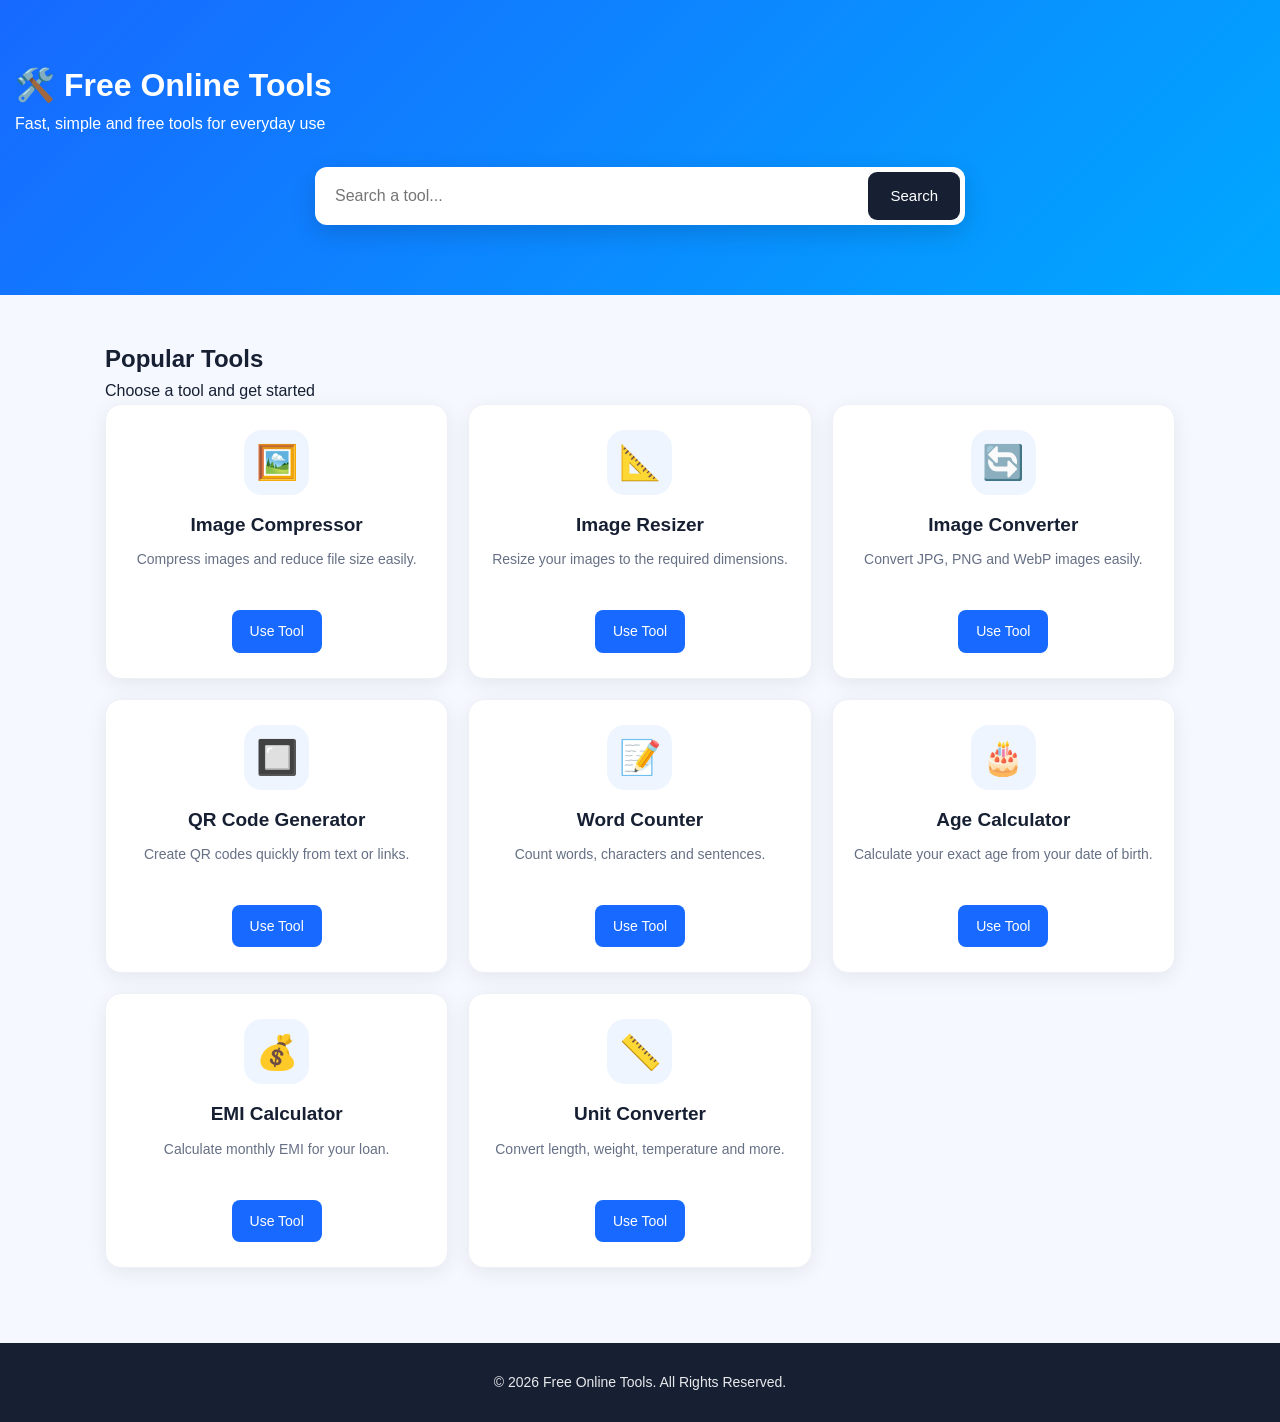
<file: Index.html>
<!DOCTYPE html>
<html lang="en">
<head>
    <meta charset="UTF-8">

    <meta name="viewport" content="width=device-width, initial-scale=1.0">

    <title>Free Online Tools - Fast & Easy Tools</title>

    <meta name="description"
        content="Free online tools for image compression, image resizing, QR codes, calculators, text tools and more.">

    <link rel="stylesheet" href="style.css">
</head>

<body>

    <!-- HEADER -->
    <header>

        <h1>🛠️ Free Online Tools</h1>

        <p>
            Fast, simple and free tools for everyday use
        </p>

        <!-- SEARCH -->
        <div class="search-box">

            <input
                type="text"
                id="searchInput"
                placeholder="Search a tool..."
            >

            <button onclick="searchTools()">
                Search
            </button>

        </div>

    </header>


    <!-- MAIN -->
    <main class="container">

        <div class="section-title">

            <h2>Popular Tools</h2>

            <p>
                Choose a tool and get started
            </p>

        </div>


        <!-- TOOLS -->
        <div class="tools-grid">


            <!-- IMAGE COMPRESSOR -->
            <div class="tool-card">

                <div class="tool-icon">🖼️</div>

                <h3>Image Compressor</h3>

                <p>
                    Compress images and reduce file size easily.
                </p>

                <a href="tools/image-compressor.html">
                    Use Tool
                </a>

            </div>


            <!-- IMAGE RESIZER -->
            <div class="tool-card">

                <div class="tool-icon">📐</div>

                <h3>Image Resizer</h3>

                <p>
                    Resize your images to the required dimensions.
                </p>

                <a href="tools/image-resizer.html">
                    Use Tool
                </a>

            </div>


            <!-- IMAGE CONVERTER -->
            <div class="tool-card">

                <div class="tool-icon">🔄</div>

                <h3>Image Converter</h3>

                <p>
                    Convert JPG, PNG and WebP images easily.
                </p>

                <a href="tools/image-converter.html">
                    Use Tool
                </a>

            </div>


            <!-- QR GENERATOR -->
            <div class="tool-card">

                <div class="tool-icon">🔲</div>

                <h3>QR Code Generator</h3>

                <p>
                    Create QR codes quickly from text or links.
                </p>

                <a href="tools/qr-generator.html">
                    Use Tool
                </a>

            </div>


            <!-- WORD COUNTER -->
            <div class="tool-card">

                <div class="tool-icon">📝</div>

                <h3>Word Counter</h3>

                <p>
                    Count words, characters and sentences.
                </p>

                <a href="tools/word-counter.html">
                    Use Tool
                </a>

            </div>


            <!-- AGE CALCULATOR -->
            <div class="tool-card">

                <div class="tool-icon">🎂</div>

                <h3>Age Calculator</h3>

                <p>
                    Calculate your exact age from your date of birth.
                </p>

                <a href="tools/age-calculator.html">
                    Use Tool
                </a>

            </div>


            <!-- EMI CALCULATOR -->
            <div class="tool-card">

                <div class="tool-icon">💰</div>

                <h3>EMI Calculator</h3>

                <p>
                    Calculate monthly EMI for your loan.
                </p>

                <a href="tools/emi-calculator.html">
                    Use Tool
                </a>

            </div>


            <!-- UNIT CONVERTER -->
            <div class="tool-card">

                <div class="tool-icon">📏</div>

                <h3>Unit Converter</h3>

                <p>
                    Convert length, weight, temperature and more.
                </p>

                <a href="tools/unit-converter.html">
                    Use Tool
                </a>

            </div>


        </div>

    </main>


    <!-- FOOTER -->
    <footer>

        <p>
            © 2026 Free Online Tools. All Rights Reserved.
        </p>

    </footer>


    <!-- JAVASCRIPT -->
    <script src="script.js"></script>

</body>
</html>
</file>
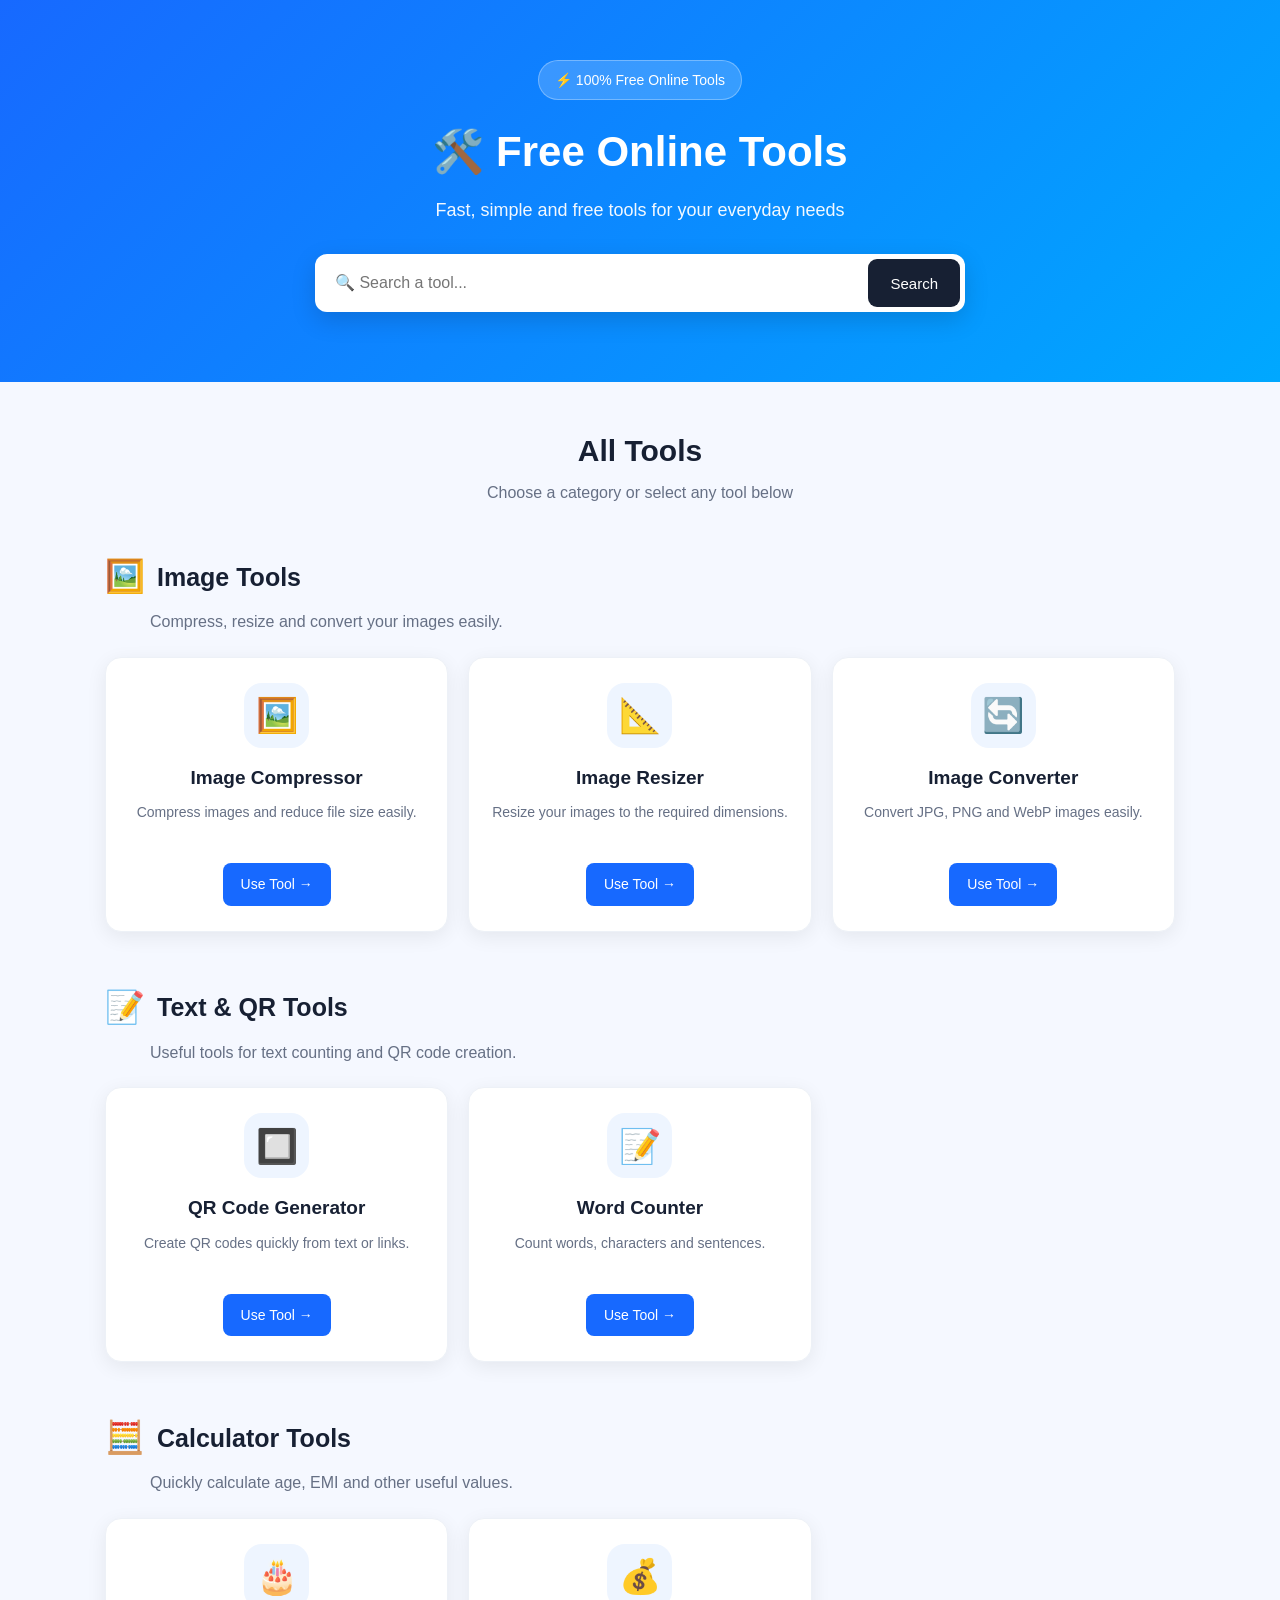
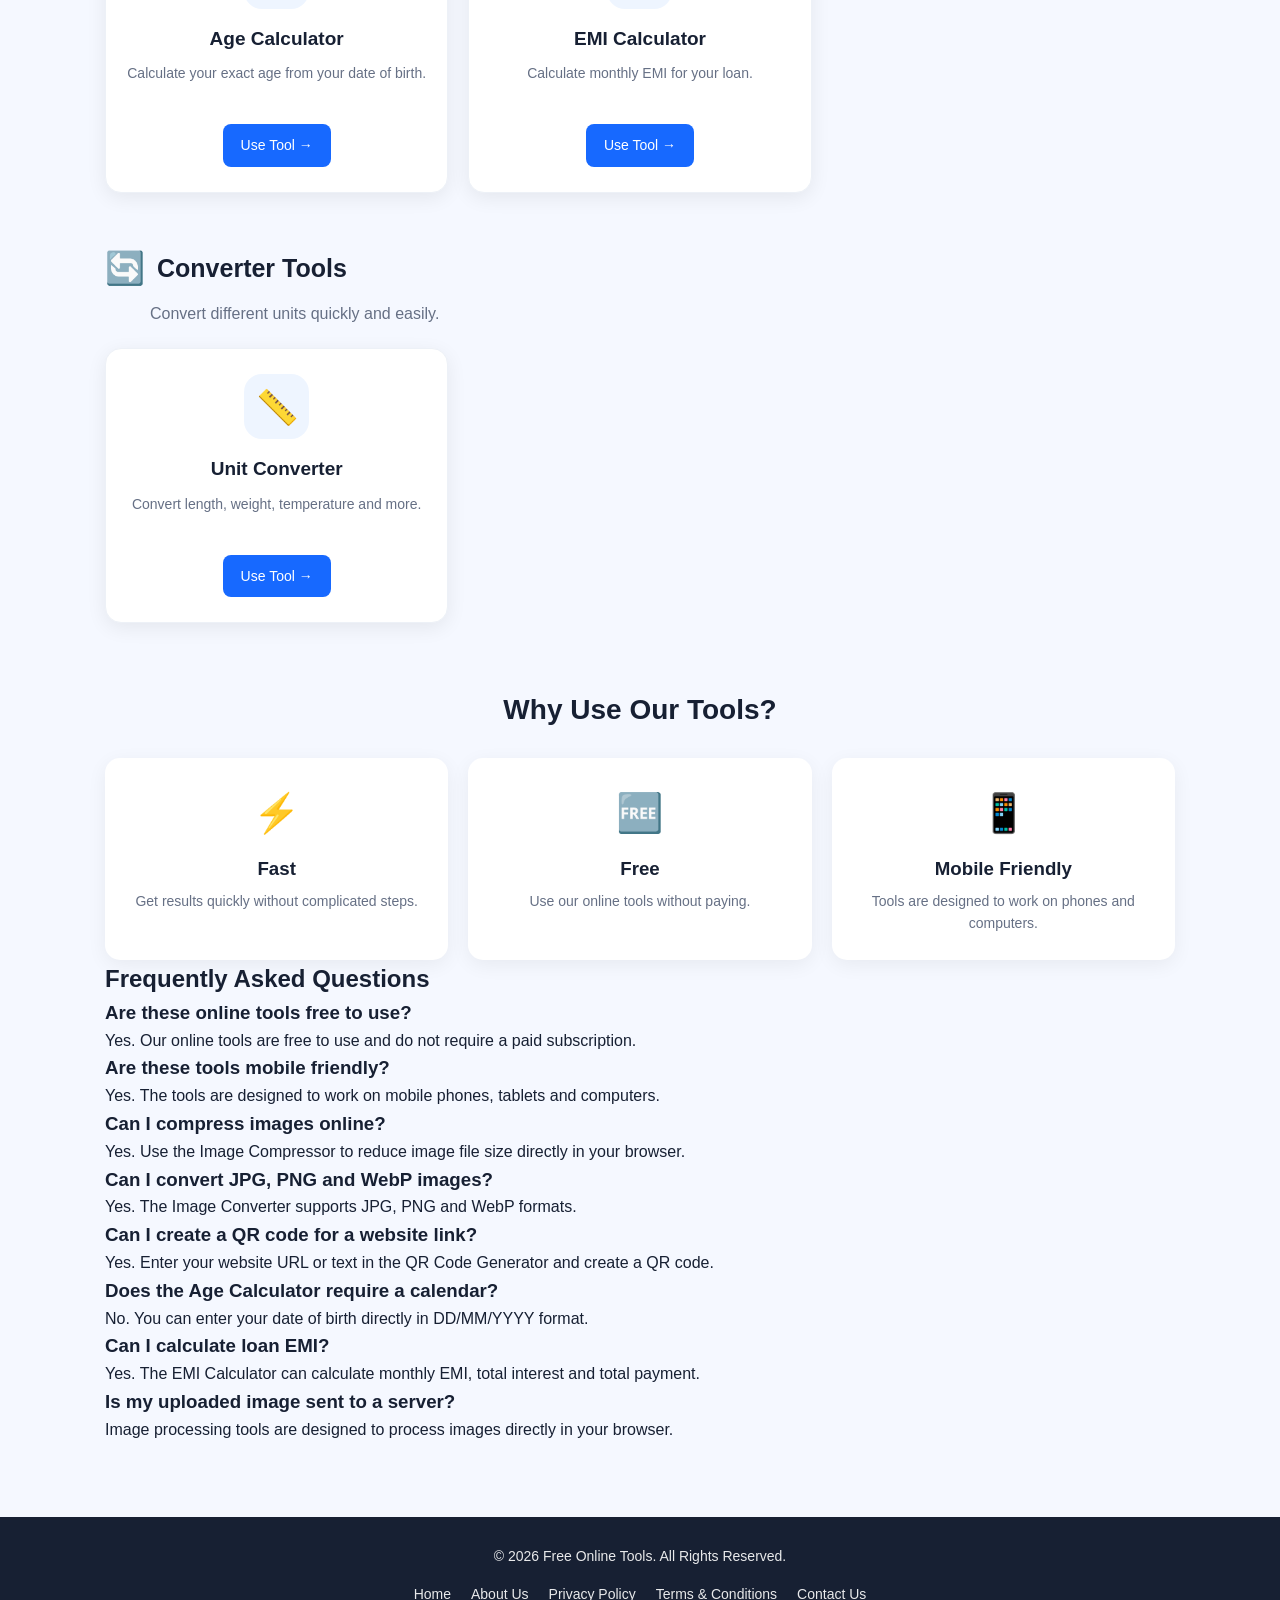
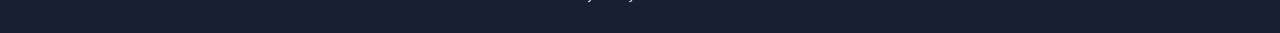
<file: index.html>
<!DOCTYPE html>
<html lang="en">
<head>

    <meta charset="UTF-8">

    <meta name="viewport"
          content="width=device-width, initial-scale=1.0">

    <title>Free Online Tools - Fast & Easy Tools</title>

    <meta name="description"
          content="Free online tools for image compression, image resizing, image conversion, QR codes, calculators, text tools and unit conversion. Fast, simple and mobile friendly.">

    <meta name="robots"
          content="index, follow">

    <link rel="canonical"
          href="https://suhagthakor339-ops.github.io/Online-tools-/">

    <link rel="stylesheet"
          href="style.css">

</head>

<body>


<!-- HEADER -->

<header>

    <div class="hero">

        <div class="hero-badge">
            ⚡ 100% Free Online Tools
        </div>

        <h1>
            🛠️ Free Online Tools
        </h1>

        <p>
            Fast, simple and free tools for your everyday needs
        </p>


        <!-- SEARCH -->

        <div class="search-box">

            <input
                type="text"
                id="searchInput"
                placeholder="🔍 Search a tool..."
                aria-label="Search tools"
            >

            <button
                type="button"
                onclick="searchTools()"
            >
                Search
            </button>

        </div>

    </div>

</header>



<!-- MAIN -->

<main class="container">


    <!-- WELCOME -->

    <section class="welcome-section">

        <h2>
            All Tools
        </h2>

        <p>
            Choose a category or select any tool below
        </p>

    </section>



    <!-- IMAGE TOOLS -->

    <section class="tool-category">

        <div class="category-header">

            <div>

                <span class="category-icon">
                    🖼️
                </span>

                <h2>
                    Image Tools
                </h2>

                <p>
                    Compress, resize and convert your images easily.
                </p>

            </div>

        </div>


        <div class="tools-grid">


            <!-- IMAGE COMPRESSOR -->

            <div class="tool-card">

                <div class="tool-icon">
                    🖼️
                </div>

                <h3>
                    Image Compressor
                </h3>

                <p>
                    Compress images and reduce file size easily.
                </p>

                <a href="tools/image-compressor.html">
                    Use Tool →
                </a>

            </div>



            <!-- IMAGE RESIZER -->

            <div class="tool-card">

                <div class="tool-icon">
                    📐
                </div>

                <h3>
                    Image Resizer
                </h3>

                <p>
                    Resize your images to the required dimensions.
                </p>

                <a href="tools/image-resizer.html">
                    Use Tool →
                </a>

            </div>



            <!-- IMAGE CONVERTER -->

            <div class="tool-card">

                <div class="tool-icon">
                    🔄
                </div>

                <h3>
                    Image Converter
                </h3>

                <p>
                    Convert JPG, PNG and WebP images easily.
                </p>

                <a href="tools/image-converter.html">
                    Use Tool →
                </a>

            </div>

        </div>

    </section>



    <!-- TEXT & QR TOOLS -->

    <section class="tool-category">

        <div class="category-header">

            <div>

                <span class="category-icon">
                    📝
                </span>

                <h2>
                    Text & QR Tools
                </h2>

                <p>
                    Useful tools for text counting and QR code creation.
                </p>

            </div>

        </div>


        <div class="tools-grid">


            <!-- QR GENERATOR -->

            <div class="tool-card">

                <div class="tool-icon">
                    🔲
                </div>

                <h3>
                    QR Code Generator
                </h3>

                <p>
                    Create QR codes quickly from text or links.
                </p>

                <a href="tools/qr-generator.html">
                    Use Tool →
                </a>

            </div>



            <!-- WORD COUNTER -->

            <div class="tool-card">

                <div class="tool-icon">
                    📝
                </div>

                <h3>
                    Word Counter
                </h3>

                <p>
                    Count words, characters and sentences.
                </p>

                <a href="tools/word-counter.html">
                    Use Tool →
                </a>

            </div>

        </div>

    </section>



    <!-- CALCULATOR TOOLS -->

    <section class="tool-category">

        <div class="category-header">

            <div>

                <span class="category-icon">
                    🧮
                </span>

                <h2>
                    Calculator Tools
                </h2>

                <p>
                    Quickly calculate age, EMI and other useful values.
                </p>

            </div>

        </div>


        <div class="tools-grid">


            <!-- AGE CALCULATOR -->

            <div class="tool-card">

                <div class="tool-icon">
                    🎂
                </div>

                <h3>
                    Age Calculator
                </h3>

                <p>
                    Calculate your exact age from your date of birth.
                </p>

                <a href="tools/age-calculator.html">
                    Use Tool →
                </a>

            </div>



            <!-- EMI CALCULATOR -->

            <div class="tool-card">

                <div class="tool-icon">
                    💰
                </div>

                <h3>
                    EMI Calculator
                </h3>

                <p>
                    Calculate monthly EMI for your loan.
                </p>

                <a href="tools/emi-calculator.html">
                    Use Tool →
                </a>

            </div>

        </div>

    </section>



    <!-- CONVERTER TOOLS -->

    <section class="tool-category">

        <div class="category-header">

            <div>

                <span class="category-icon">
                    🔄
                </span>

                <h2>
                    Converter Tools
                </h2>

                <p>
                    Convert different units quickly and easily.
                </p>

            </div>

        </div>


        <div class="tools-grid">


            <!-- UNIT CONVERTER -->

            <div class="tool-card">

                <div class="tool-icon">
                    📏
                </div>

                <h3>
                    Unit Converter
                </h3>

                <p>
                    Convert length, weight, temperature and more.
                </p>

                <a href="tools/unit-converter.html">
                    Use Tool →
                </a>

            </div>

        </div>

    </section>



    <!-- WHY USE OUR TOOLS -->

    <section class="why-section">

        <h2>
            Why Use Our Tools?
        </h2>


        <div class="features-grid">


            <div class="feature-card">

                <div>
                    ⚡
                </div>

                <h3>
                    Fast
                </h3>

                <p>
                    Get results quickly without complicated steps.
                </p>

            </div>



            <div class="feature-card">

                <div>
                    🆓
                </div>

                <h3>
                    Free
                </h3>

                <p>
                    Use our online tools without paying.
                </p>

            </div>



            <div class="feature-card">

                <div>
                    📱
                </div>

                <h3>
                    Mobile Friendly
                </h3>

                <p>
                    Tools are designed to work on phones and computers.
                </p>

            </div>

        </div>

    </section>



    <!-- FAQ -->

    <section class="faq-section">

        <h2>
            Frequently Asked Questions
        </h2>


        <div class="faq-item">

            <h3>
                Are these online tools free to use?
            </h3>

            <p>
                Yes. Our online tools are free to use and do not require a paid subscription.
            </p>

        </div>


        <div class="faq-item">

            <h3>
                Are these tools mobile friendly?
            </h3>

            <p>
                Yes. The tools are designed to work on mobile phones, tablets and computers.
            </p>

        </div>


        <div class="faq-item">

            <h3>
                Can I compress images online?
            </h3>

            <p>
                Yes. Use the Image Compressor to reduce image file size directly in your browser.
            </p>

        </div>


        <div class="faq-item">

            <h3>
                Can I convert JPG, PNG and WebP images?
            </h3>

            <p>
                Yes. The Image Converter supports JPG, PNG and WebP formats.
            </p>

        </div>


        <div class="faq-item">

            <h3>
                Can I create a QR code for a website link?
            </h3>

            <p>
                Yes. Enter your website URL or text in the QR Code Generator and create a QR code.
            </p>

        </div>


        <div class="faq-item">

            <h3>
                Does the Age Calculator require a calendar?
            </h3>

            <p>
                No. You can enter your date of birth directly in DD/MM/YYYY format.
            </p>

        </div>


        <div class="faq-item">

            <h3>
                Can I calculate loan EMI?
            </h3>

            <p>
                Yes. The EMI Calculator can calculate monthly EMI, total interest and total payment.
            </p>

        </div>


        <div class="faq-item">

            <h3>
                Is my uploaded image sent to a server?
            </h3>

            <p>
                Image processing tools are designed to process images directly in your browser.
            </p>

        </div>

    </section>


</main>



<!-- FOOTER -->

<footer>

    <p>
        © 2026 Free Online Tools. All Rights Reserved.
    </p>


    <div class="footer-links">

        <a href="index.html">
            Home
        </a>

        <a href="about.html">
            About Us
        </a>

        <a href="privacy-policy.html">
            Privacy Policy
        </a>

        <a href="terms.html">
            Terms & Conditions
        </a>

        <a href="contact.html">
            Contact Us
        </a>

    </div>

</footer>



<!-- FAQ SCHEMA -->

<script type="application/ld+json">

{
    "@context": "https://schema.org",
    "@type": "FAQPage",
    "mainEntity": [

        {
            "@type": "Question",
            "name": "Are these online tools free to use?",
            "acceptedAnswer": {
                "@type": "Answer",
                "text": "Yes. Our online tools are free to use and do not require a paid subscription."
            }
        },

        {
            "@type": "Question",
            "name": "Are these tools mobile friendly?",
            "acceptedAnswer": {
                "@type": "Answer",
                "text": "Yes. The tools are designed to work on mobile phones, tablets and computers."
            }
        },

        {
            "@type": "Question",
            "name": "Can I compress images online?",
            "acceptedAnswer": {
                "@type": "Answer",
                "text": "Yes. Use the Image Compressor to reduce image file size directly in your browser."
            }
        },

        {
            "@type": "Question",
            "name": "Can I convert JPG, PNG and WebP images?",
            "acceptedAnswer": {
                "@type": "Answer",
                "text": "Yes. The Image Converter supports JPG, PNG and WebP formats."
            }
        },

        {
            "@type": "Question",
            "name": "Can I create a QR code for a website link?",
            "acceptedAnswer": {
                "@type": "Answer",
                "text": "Yes. Enter your website URL or text in the QR Code Generator and create a QR code."
            }
        },

        {
            "@type": "Question",
            "name": "Does the Age Calculator require a calendar?",
            "acceptedAnswer": {
                "@type": "Answer",
                "text": "No. You can enter your date of birth directly in DD/MM/YYYY format."
            }
        },

        {
            "@type": "Question",
            "name": "Can I calculate loan EMI?",
            "acceptedAnswer": {
                "@type": "Answer",
                "text": "Yes. The EMI Calculator can calculate monthly EMI, total interest and total payment."
            }
        },

        {
            "@type": "Question",
            "name": "Is my uploaded image sent to a server?",
            "acceptedAnswer": {
                "@type": "Answer",
                "text": "Image processing tools are designed to process images directly in your browser."
            }
        }

    ]
}

</script>



<!-- JAVASCRIPT -->

<script src="script.js"></script>

</body>
</html>
</file>
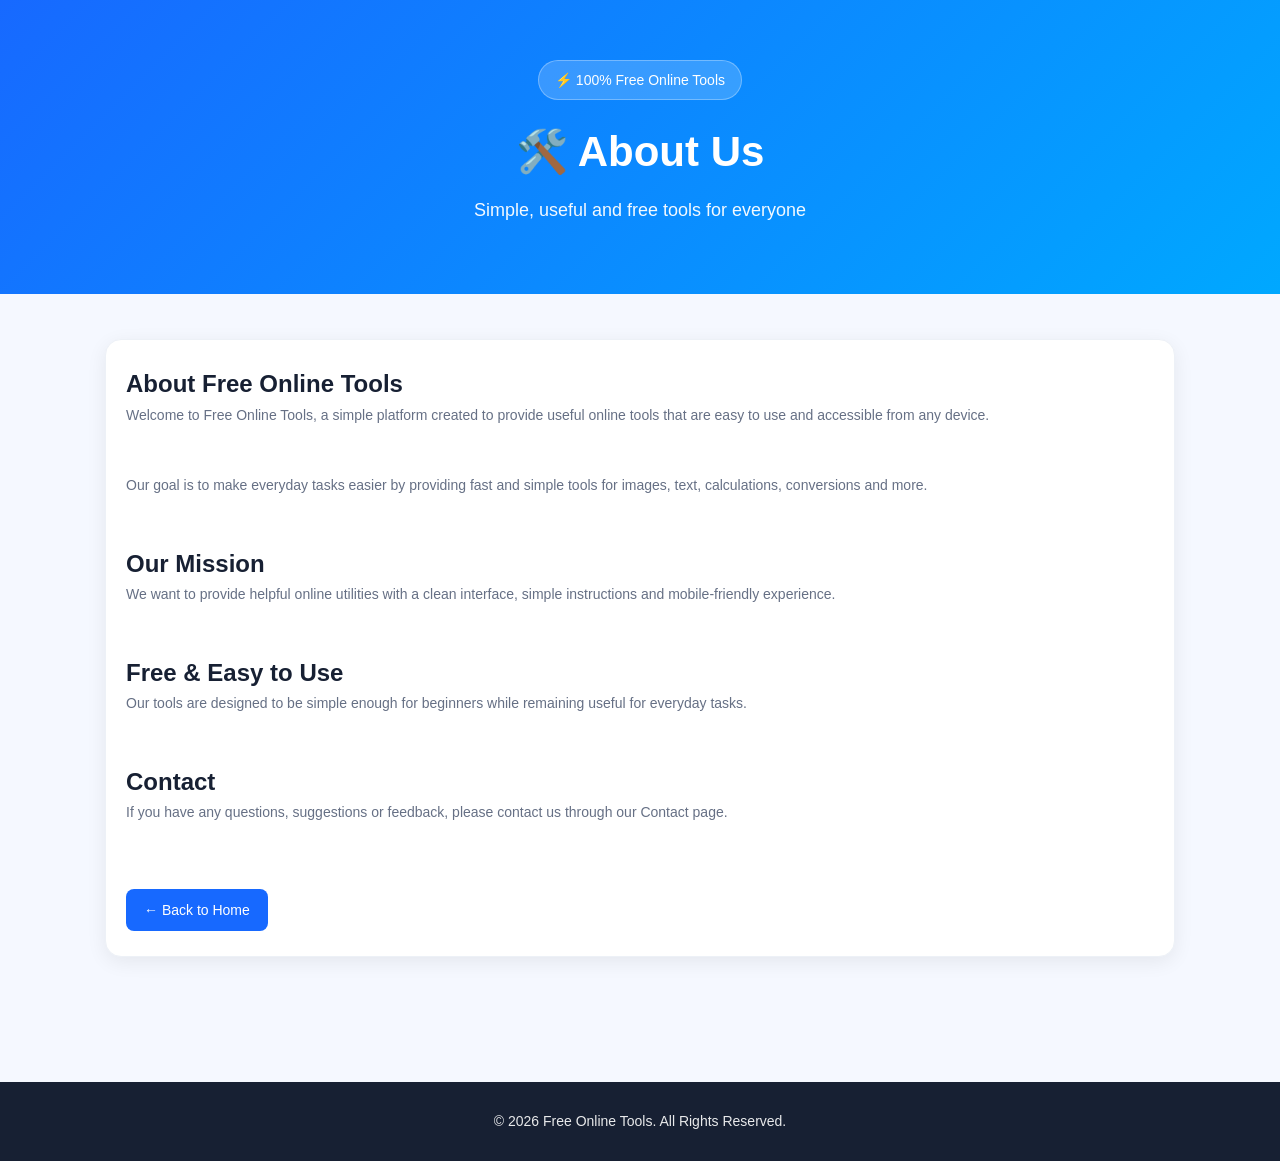
<file: about.html>
<!DOCTYPE html>
<html lang="en">
<head>
    <meta charset="UTF-8">
    <meta name="viewport" content="width=device-width, initial-scale=1.0">

    <title>About Us - Free Online Tools</title>

    <meta name="description"
        content="Learn more about Free Online Tools and our mission to provide fast, simple and useful online tools for everyone.">

    <link rel="stylesheet" href="style.css">
</head>

<body>

    <!-- HEADER -->
    <header>
        <div class="hero">

            <div class="hero-badge">
                ⚡ 100% Free Online Tools
            </div>

            <h1>🛠️ About Us</h1>

            <p>
                Simple, useful and free tools for everyone
            </p>

        </div>
    </header>


    <!-- MAIN CONTENT -->
    <main class="container">

        <section class="tool-category">

            <div class="tool-card" style="text-align:left;">

                <h2>About Free Online Tools</h2>

                <p>
                    Welcome to Free Online Tools, a simple platform
                    created to provide useful online tools that are
                    easy to use and accessible from any device.
                </p>

                <br>

                <p>
                    Our goal is to make everyday tasks easier by
                    providing fast and simple tools for images,
                    text, calculations, conversions and more.
                </p>

                <br>

                <h2>Our Mission</h2>

                <p>
                    We want to provide helpful online utilities with
                    a clean interface, simple instructions and
                    mobile-friendly experience.
                </p>

                <br>

                <h2>Free & Easy to Use</h2>

                <p>
                    Our tools are designed to be simple enough for
                    beginners while remaining useful for everyday
                    tasks.
                </p>

                <br>

                <h2>Contact</h2>

                <p>
                    If you have any questions, suggestions or feedback,
                    please contact us through our Contact page.
                </p>

                <br>

                <a href="index.html">
                    ← Back to Home
                </a>

            </div>

        </section>

    </main>


    <!-- FOOTER -->
    <footer>

        <p>
            © 2026 Free Online Tools. All Rights Reserved.
        </p>

    </footer>

</body>
</html>
</file>
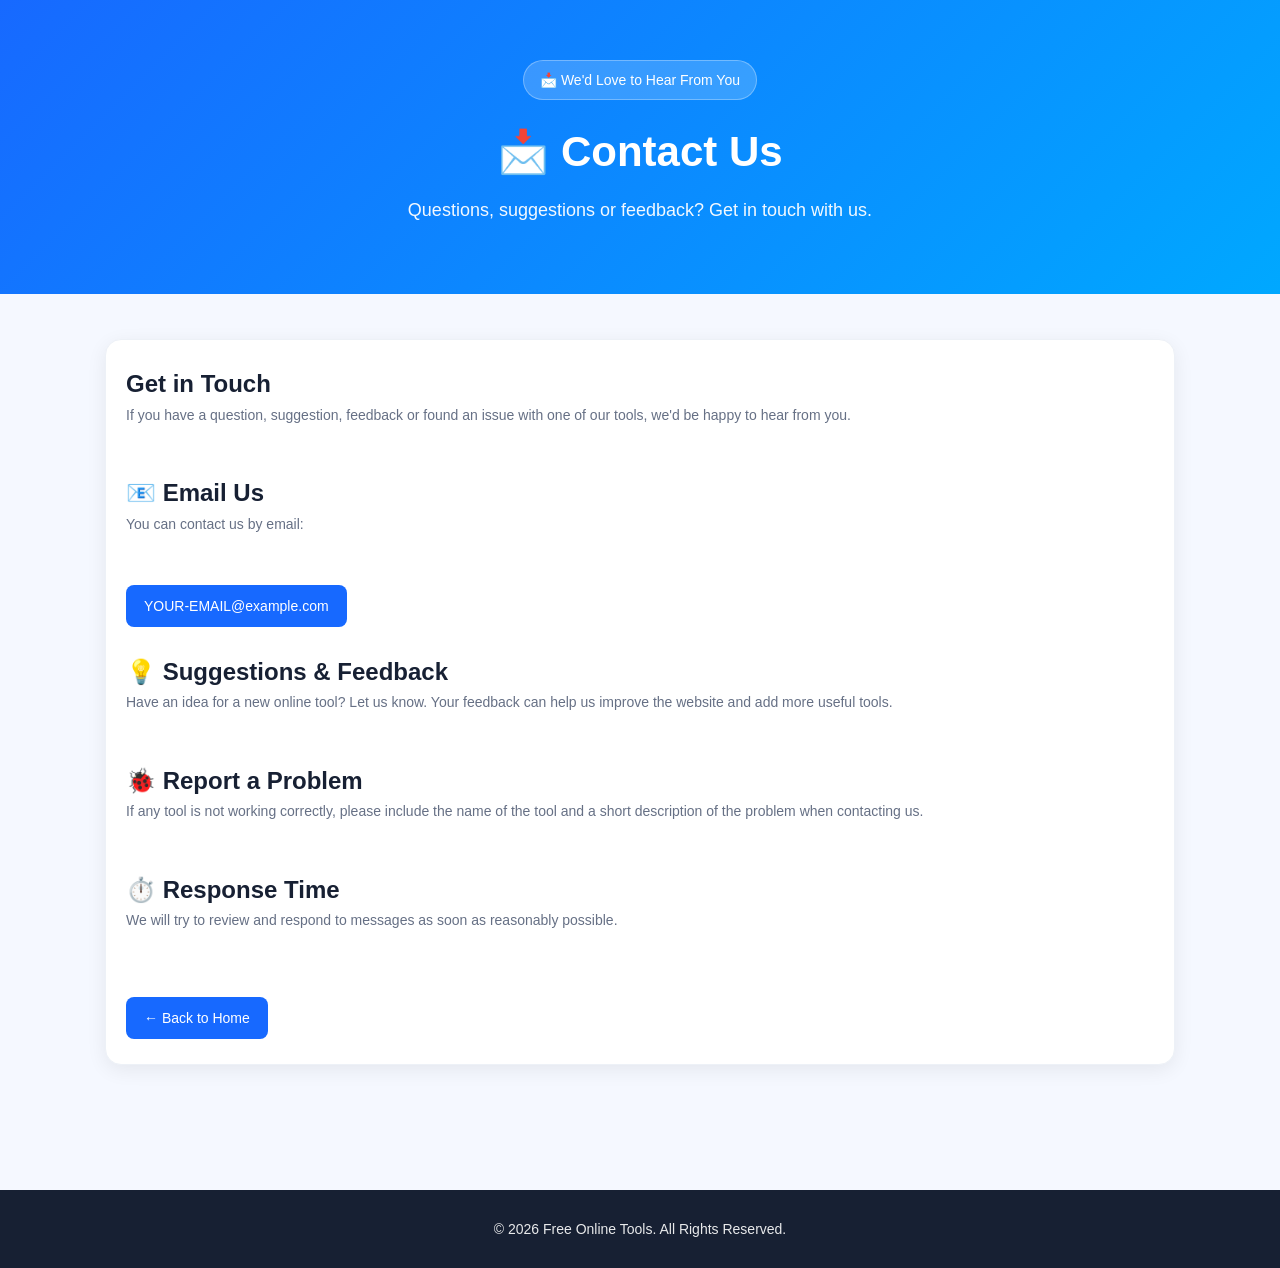
<file: contact.html>
<!DOCTYPE html>
<html lang="en">
<head>
    <meta charset="UTF-8">
    <meta name="viewport" content="width=device-width, initial-scale=1.0">

    <title>Contact Us - Free Online Tools</title>

    <meta name="description"
        content="Contact Free Online Tools for questions, suggestions, feedback or reporting website issues.">

    <link rel="stylesheet" href="style.css">
</head>

<body>

    <!-- HEADER -->
    <header>
        <div class="hero">

            <div class="hero-badge">
                📩 We'd Love to Hear From You
            </div>

            <h1>📩 Contact Us</h1>

            <p>
                Questions, suggestions or feedback? Get in touch with us.
            </p>

        </div>
    </header>


    <!-- MAIN -->
    <main class="container">

        <section class="tool-category">

            <div class="tool-card" style="text-align:left;">

                <h2>Get in Touch</h2>

                <p>
                    If you have a question, suggestion, feedback or
                    found an issue with one of our tools, we'd be happy
                    to hear from you.
                </p>

                <br>

                <h2>📧 Email Us</h2>

                <p>
                    You can contact us by email:
                </p>

                <p style="margin-top:10px;">
                    <a href="mailto:YOUR-EMAIL@example.com">
                        YOUR-EMAIL@example.com
                    </a>
                </p>

                <br>

                <h2>💡 Suggestions & Feedback</h2>

                <p>
                    Have an idea for a new online tool? Let us know.
                    Your feedback can help us improve the website and
                    add more useful tools.
                </p>

                <br>

                <h2>🐞 Report a Problem</h2>

                <p>
                    If any tool is not working correctly, please include
                    the name of the tool and a short description of the
                    problem when contacting us.
                </p>

                <br>

                <h2>⏱️ Response Time</h2>

                <p>
                    We will try to review and respond to messages as
                    soon as reasonably possible.
                </p>

                <br>

                <a href="index.html">
                    ← Back to Home
                </a>

            </div>

        </section>

    </main>


    <!-- FOOTER -->
    <footer>

        <p>
            © 2026 Free Online Tools. All Rights Reserved.
        </p>

    </footer>

</body>
</html>
</file>
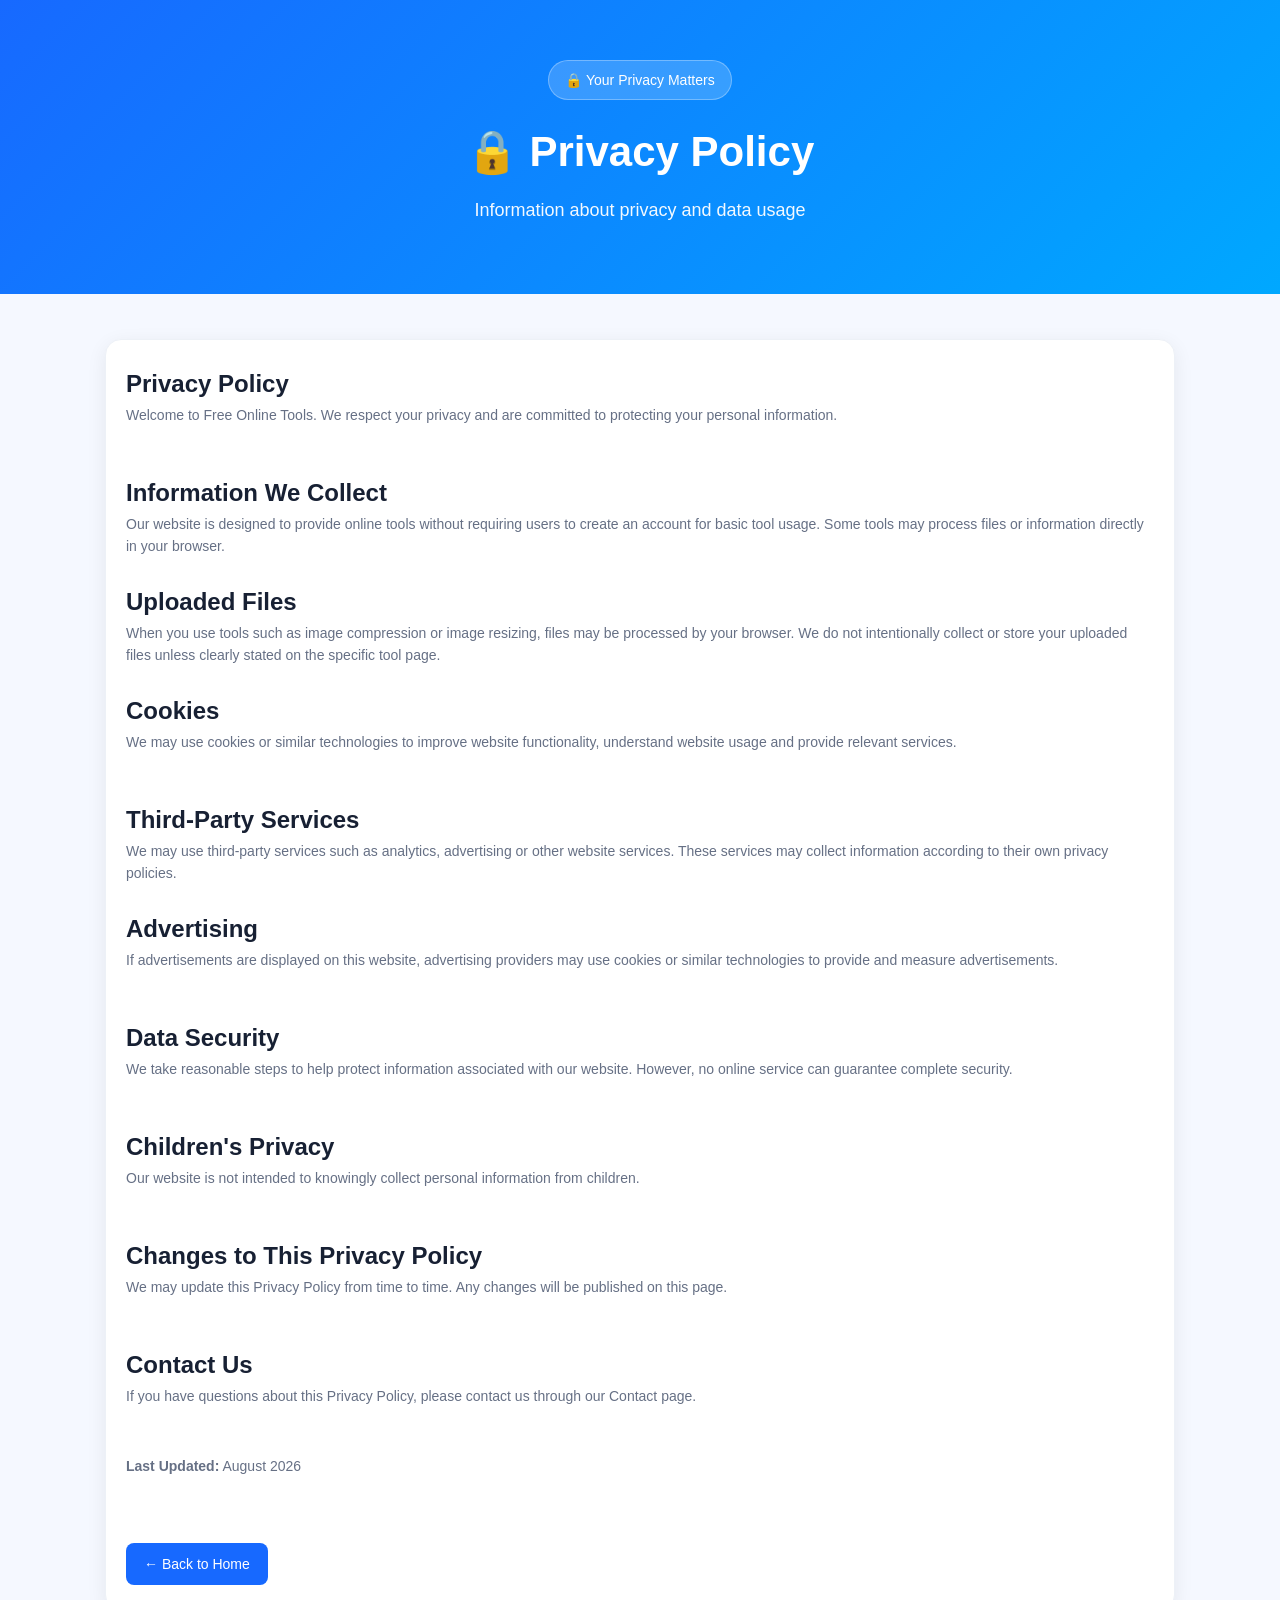
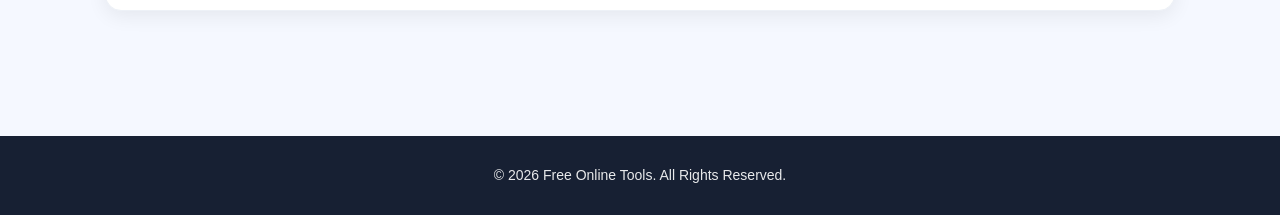
<file: privacy-policy.html>
<!DOCTYPE html>
<html lang="en">
<head>
    <meta charset="UTF-8">
    <meta name="viewport" content="width=device-width, initial-scale=1.0">

    <title>Privacy Policy - Free Online Tools</title>

    <meta name="description"
        content="Read the Privacy Policy of Free Online Tools. Learn how we handle information and protect user privacy.">

    <link rel="stylesheet" href="style.css">
</head>

<body>

    <!-- HEADER -->
    <header>
        <div class="hero">

            <div class="hero-badge">
                🔒 Your Privacy Matters
            </div>

            <h1>🔒 Privacy Policy</h1>

            <p>
                Information about privacy and data usage
            </p>

        </div>
    </header>


    <!-- MAIN CONTENT -->
    <main class="container">

        <section class="tool-category">

            <div class="tool-card" style="text-align:left;">

                <h2>Privacy Policy</h2>

                <p>
                    Welcome to Free Online Tools. We respect your privacy
                    and are committed to protecting your personal information.
                </p>

                <br>

                <h2>Information We Collect</h2>

                <p>
                    Our website is designed to provide online tools without
                    requiring users to create an account for basic tool usage.
                    Some tools may process files or information directly in
                    your browser.
                </p>

                <br>

                <h2>Uploaded Files</h2>

                <p>
                    When you use tools such as image compression or image
                    resizing, files may be processed by your browser.
                    We do not intentionally collect or store your uploaded
                    files unless clearly stated on the specific tool page.
                </p>

                <br>

                <h2>Cookies</h2>

                <p>
                    We may use cookies or similar technologies to improve
                    website functionality, understand website usage and
                    provide relevant services.
                </p>

                <br>

                <h2>Third-Party Services</h2>

                <p>
                    We may use third-party services such as analytics,
                    advertising or other website services. These services
                    may collect information according to their own privacy
                    policies.
                </p>

                <br>

                <h2>Advertising</h2>

                <p>
                    If advertisements are displayed on this website,
                    advertising providers may use cookies or similar
                    technologies to provide and measure advertisements.
                </p>

                <br>

                <h2>Data Security</h2>

                <p>
                    We take reasonable steps to help protect information
                    associated with our website. However, no online service
                    can guarantee complete security.
                </p>

                <br>

                <h2>Children's Privacy</h2>

                <p>
                    Our website is not intended to knowingly collect
                    personal information from children.
                </p>

                <br>

                <h2>Changes to This Privacy Policy</h2>

                <p>
                    We may update this Privacy Policy from time to time.
                    Any changes will be published on this page.
                </p>

                <br>

                <h2>Contact Us</h2>

                <p>
                    If you have questions about this Privacy Policy,
                    please contact us through our Contact page.
                </p>

                <br>

                <p>
                    <strong>Last Updated:</strong> August 2026
                </p>

                <br>

                <a href="index.html">
                    ← Back to Home
                </a>

            </div>

        </section>

    </main>


    <!-- FOOTER -->
    <footer>

        <p>
            © 2026 Free Online Tools. All Rights Reserved.
        </p>

    </footer>

</body>
</html>
</file>
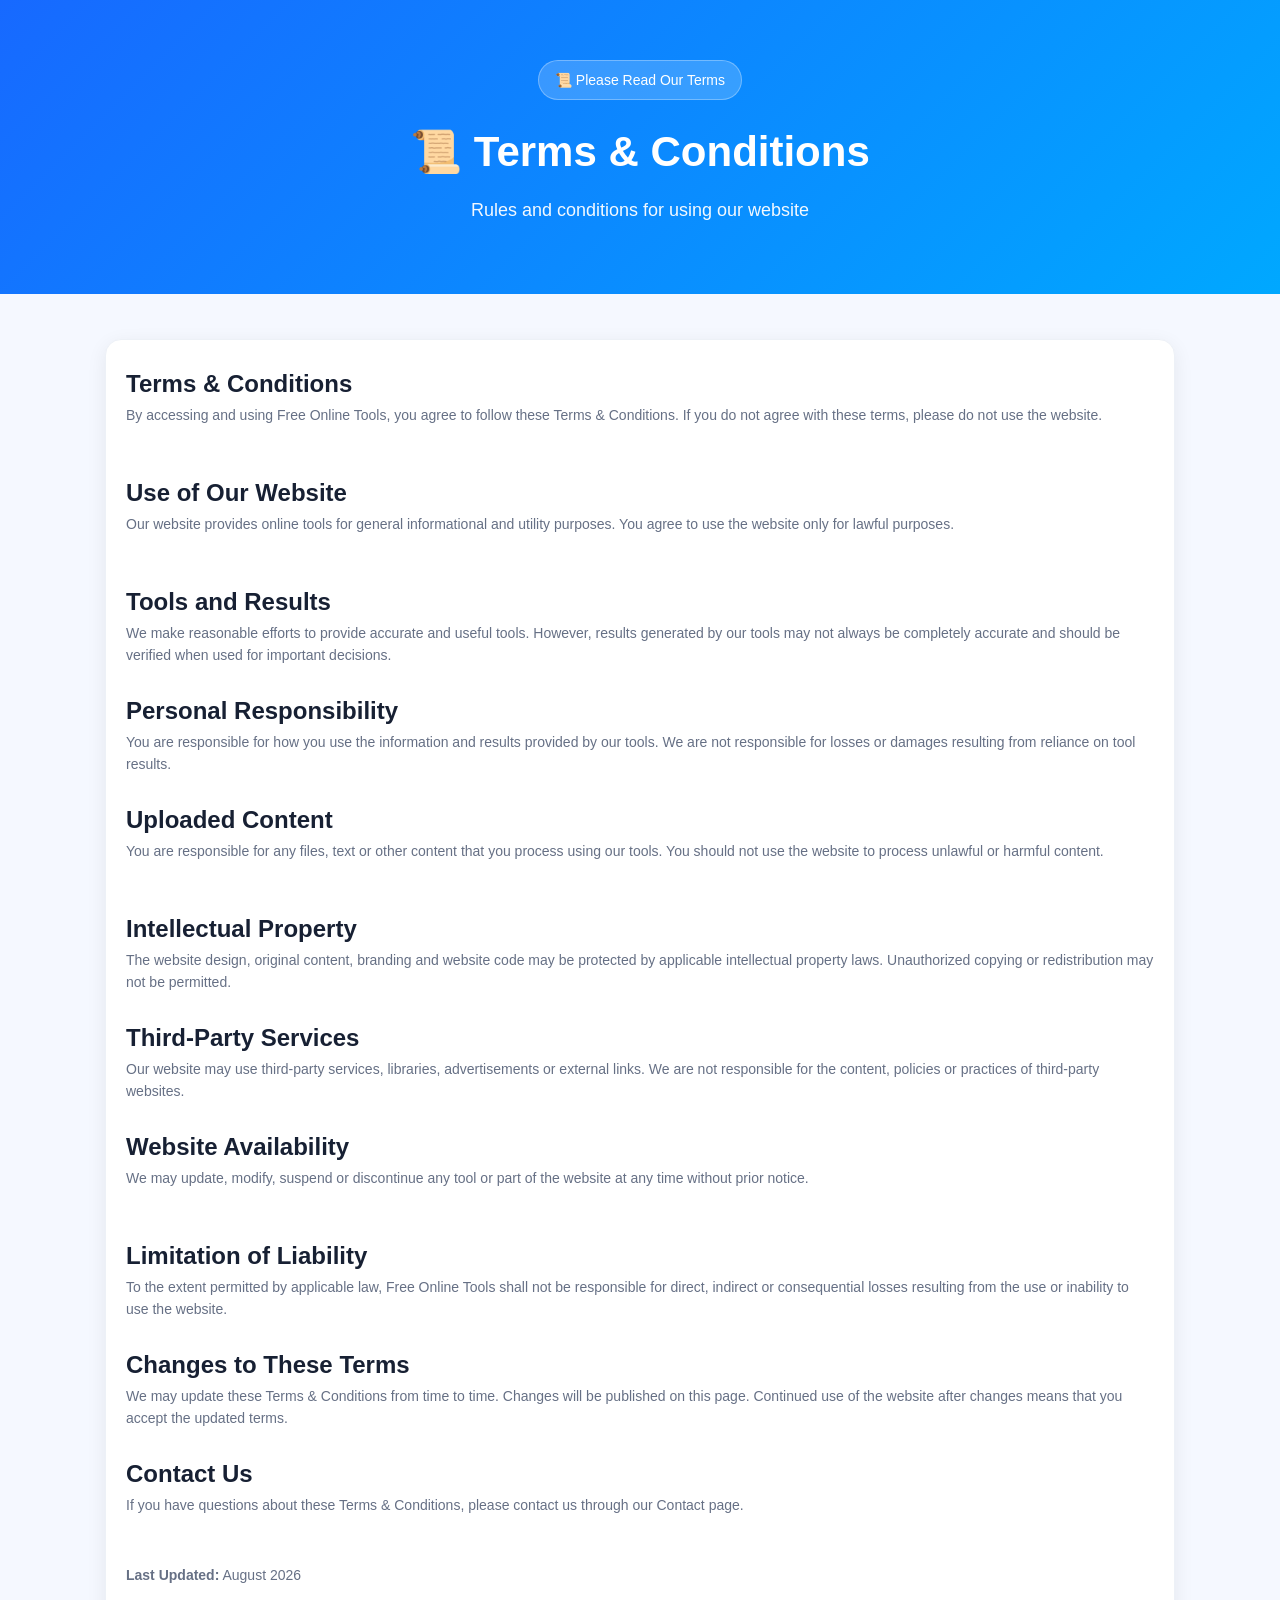
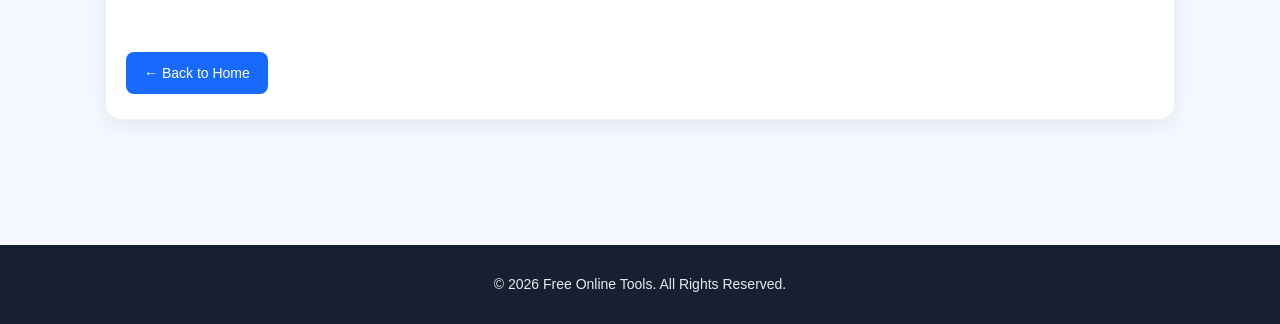
<file: terms.html>
<!DOCTYPE html>
<html lang="en">
<head>
    <meta charset="UTF-8">
    <meta name="viewport" content="width=device-width, initial-scale=1.0">

    <title>Terms & Conditions - Free Online Tools</title>

    <meta name="description"
        content="Read the Terms and Conditions for using Free Online Tools and its services.">

    <link rel="stylesheet" href="style.css">
</head>

<body>

    <!-- HEADER -->
    <header>
        <div class="hero">

            <div class="hero-badge">
                📜 Please Read Our Terms
            </div>

            <h1>📜 Terms & Conditions</h1>

            <p>
                Rules and conditions for using our website
            </p>

        </div>
    </header>


    <!-- MAIN CONTENT -->
    <main class="container">

        <section class="tool-category">

            <div class="tool-card" style="text-align:left;">

                <h2>Terms & Conditions</h2>

                <p>
                    By accessing and using Free Online Tools, you agree
                    to follow these Terms & Conditions. If you do not
                    agree with these terms, please do not use the website.
                </p>

                <br>

                <h2>Use of Our Website</h2>

                <p>
                    Our website provides online tools for general
                    informational and utility purposes. You agree to use
                    the website only for lawful purposes.
                </p>

                <br>

                <h2>Tools and Results</h2>

                <p>
                    We make reasonable efforts to provide accurate and
                    useful tools. However, results generated by our tools
                    may not always be completely accurate and should be
                    verified when used for important decisions.
                </p>

                <br>

                <h2>Personal Responsibility</h2>

                <p>
                    You are responsible for how you use the information
                    and results provided by our tools. We are not
                    responsible for losses or damages resulting from
                    reliance on tool results.
                </p>

                <br>

                <h2>Uploaded Content</h2>

                <p>
                    You are responsible for any files, text or other
                    content that you process using our tools. You should
                    not use the website to process unlawful or harmful
                    content.
                </p>

                <br>

                <h2>Intellectual Property</h2>

                <p>
                    The website design, original content, branding and
                    website code may be protected by applicable
                    intellectual property laws. Unauthorized copying or
                    redistribution may not be permitted.
                </p>

                <br>

                <h2>Third-Party Services</h2>

                <p>
                    Our website may use third-party services, libraries,
                    advertisements or external links. We are not
                    responsible for the content, policies or practices
                    of third-party websites.
                </p>

                <br>

                <h2>Website Availability</h2>

                <p>
                    We may update, modify, suspend or discontinue any
                    tool or part of the website at any time without
                    prior notice.
                </p>

                <br>

                <h2>Limitation of Liability</h2>

                <p>
                    To the extent permitted by applicable law, Free
                    Online Tools shall not be responsible for direct,
                    indirect or consequential losses resulting from
                    the use or inability to use the website.
                </p>

                <br>

                <h2>Changes to These Terms</h2>

                <p>
                    We may update these Terms & Conditions from time to
                    time. Changes will be published on this page.
                    Continued use of the website after changes means
                    that you accept the updated terms.
                </p>

                <br>

                <h2>Contact Us</h2>

                <p>
                    If you have questions about these Terms & Conditions,
                    please contact us through our Contact page.
                </p>

                <br>

                <p>
                    <strong>Last Updated:</strong> August 2026
                </p>

                <br>

                <a href="index.html">
                    ← Back to Home
                </a>

            </div>

        </section>

    </main>


    <!-- FOOTER -->
    <footer>

        <p>
            © 2026 Free Online Tools. All Rights Reserved.
        </p>

    </footer>

</body>
</html>
</file>
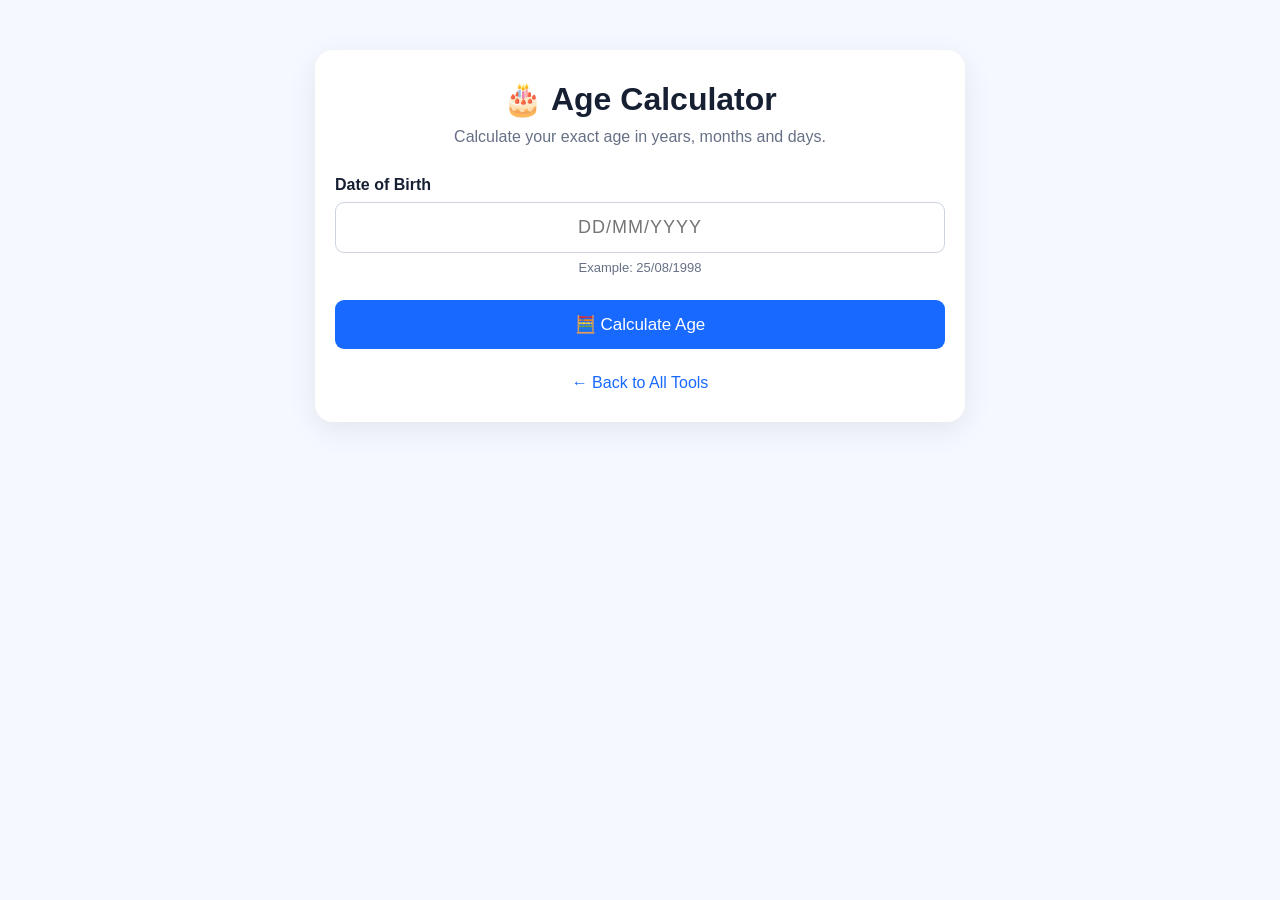
<file: tools/age-calculator.html>
<!DOCTYPE html>
<html lang="en">
<head>
    <meta charset="UTF-8">
    <meta name="viewport" content="width=device-width, initial-scale=1.0">

    <title>Age Calculator - Free Online Tool</title>

    <meta name="description"
        content="Calculate your exact age in years, months and days with our free online age calculator.">

    <style>
        * {
            box-sizing: border-box;
            margin: 0;
            padding: 0;
        }

        body {
            font-family: Arial, sans-serif;
            background: #f5f8ff;
            color: #172033;
            padding: 20px;
        }

        .container {
            max-width: 650px;
            margin: 30px auto;
            background: white;
            padding: 30px 20px;
            border-radius: 18px;
            box-shadow: 0 8px 30px rgba(0,0,0,0.08);
        }

        h1 {
            text-align: center;
            margin-bottom: 10px;
        }

        .description {
            text-align: center;
            color: #667085;
            margin-bottom: 30px;
        }

        .input-group {
            margin-bottom: 20px;
        }

        label {
            display: block;
            font-weight: bold;
            margin-bottom: 8px;
        }

        .date-input {
            width: 100%;
            padding: 14px;
            border: 1px solid #ccd3df;
            border-radius: 9px;
            font-size: 18px;
            outline: none;
            text-align: center;
            letter-spacing: 1px;
        }

        .date-input:focus {
            border-color: #1769ff;
        }

        .hint {
            color: #667085;
            font-size: 13px;
            margin-top: 7px;
            text-align: center;
        }

        .calculate {
            width: 100%;
            border: none;
            background: #1769ff;
            color: white;
            padding: 14px;
            border-radius: 9px;
            font-size: 17px;
            cursor: pointer;
            margin-top: 5px;
        }

        .calculate:hover {
            background: #0757df;
        }

        .result {
            display: none;
            margin-top: 25px;
            padding: 20px;
            background: #f5f8ff;
            border-radius: 12px;
            text-align: center;
        }

        .age-main {
            font-size: 30px;
            font-weight: bold;
            color: #1769ff;
            margin-bottom: 15px;
        }

        .details {
            display: grid;
            grid-template-columns: repeat(3, 1fr);
            gap: 10px;
        }

        .detail {
            background: white;
            padding: 15px 5px;
            border-radius: 10px;
        }

        .detail strong {
            display: block;
            font-size: 22px;
        }

        .detail span {
            color: #667085;
            font-size: 13px;
        }

        .error {
            display: none;
            color: #d92d20;
            margin-top: 10px;
            font-size: 14px;
            text-align: center;
        }

        .back {
            display: block;
            text-align: center;
            margin-top: 25px;
            color: #1769ff;
            text-decoration: none;
        }

        @media (max-width: 480px) {

            .container {
                margin: 10px auto;
                padding: 25px 15px;
            }

            h1 {
                font-size: 25px;
            }

            .date-input {
                font-size: 17px;
            }

            .details {
                grid-template-columns: 1fr;
            }
        }
    </style>
</head>

<body>

<div class="container">

    <h1>🎂 Age Calculator</h1>

    <p class="description">
        Calculate your exact age in years, months and days.
    </p>

    <div class="input-group">

        <label for="birthDate">
            Date of Birth
        </label>

        <input
            type="text"
            id="birthDate"
            class="date-input"
            placeholder="DD/MM/YYYY"
            inputmode="numeric"
            maxlength="10"
            autocomplete="bday"
        >

        <p class="hint">
            Example: 25/08/1998
        </p>

        <p
            class="error"
            id="errorMessage"
        >
        </p>

    </div>

    <button
        class="calculate"
        onclick="calculateAge()"
    >
        🧮 Calculate Age
    </button>

    <div
        class="result"
        id="result"
    >

        <div
            class="age-main"
            id="ageMain"
        >
        </div>

        <div class="details">

            <div class="detail">
                <strong id="years">0</strong>
                <span>Years</span>
            </div>

            <div class="detail">
                <strong id="months">0</strong>
                <span>Months</span>
            </div>

            <div class="detail">
                <strong id="days">0</strong>
                <span>Days</span>
            </div>

        </div>

    </div>

    <a
        class="back"
        href="../index.html"
    >
        ← Back to All Tools
    </a>

</div>


<script>

const birthInput =
    document.getElementById("birthDate");


/* Automatically add / while typing */
birthInput.addEventListener(
    "input",
    function () {

        let value =
            birthInput.value.replace(
                /\D/g,
                ""
            );

        if (value.length > 8) {
            value = value.substring(0, 8);
        }

        if (value.length >= 5) {

            value =
                value.substring(0, 2) +
                "/" +
                value.substring(2, 4) +
                "/" +
                value.substring(4);

        }
        else if (value.length >= 3) {

            value =
                value.substring(0, 2) +
                "/" +
                value.substring(2);

        }

        birthInput.value = value;

    }
);


function showError(message) {

    const error =
        document.getElementById(
            "errorMessage"
        );

    error.textContent =
        message;

    error.style.display =
        "block";

    document.getElementById(
        "result"
    ).style.display =
        "none";
}


function calculateAge() {

    const input =
        birthInput.value.trim();


    if (!input) {

        showError(
            "Please enter your date of birth."
        );

        return;
    }


    const parts =
        input.split("/");


    if (
        parts.length !== 3 ||
        parts[0].length !== 2 ||
        parts[1].length !== 2 ||
        parts[2].length !== 4
    ) {

        showError(
            "Please enter date in DD/MM/YYYY format."
        );

        return;
    }


    const day =
        Number(parts[0]);

    const month =
        Number(parts[1]);

    const year =
        Number(parts[2]);


    if (
        day < 1 ||
        day > 31 ||
        month < 1 ||
        month > 12 ||
        year < 1
    ) {

        showError(
            "Please enter a valid date."
        );

        return;
    }


    const birthDate =
        new Date(
            year,
            month - 1,
            day
        );


    /* Check invalid dates like 31/02/1998 */
    if (
        birthDate.getFullYear() !== year ||
        birthDate.getMonth() !== month - 1 ||
        birthDate.getDate() !== day
    ) {

        showError(
            "This is not a valid calendar date."
        );

        return;
    }


    const today =
        new Date();

    today.setHours(
        0,
        0,
        0,
        0
    );


    if (birthDate > today) {

        showError(
            "Date of birth cannot be in the future."
        );

        return;
    }


    let years =
        today.getFullYear()
        - birthDate.getFullYear();

    let months =
        today.getMonth()
        - birthDate.getMonth();

    let days =
        today.getDate()
        - birthDate.getDate();


    if (days < 0) {

        months--;

        const previousMonth =
            new Date(
                today.getFullYear(),
                today.getMonth(),
                0
            );

        days +=
            previousMonth.getDate();
    }


    if (months < 0) {

        years--;

        months += 12;
    }


    document.getElementById(
        "years"
    ).textContent =
        years;


    document.getElementById(
        "months"
    ).textContent =
        months;


    document.getElementById(
        "days"
    ).textContent =
        days;


    document.getElementById(
        "ageMain"
    ).textContent =
        years +
        " Years, " +
        months +
        " Months, " +
        days +
        " Days";


    document.getElementById(
        "errorMessage"
    ).style.display =
        "none";


    document.getElementById(
        "result"
    ).style.display =
        "block";
}

</script>

</body>
</html>
</file>
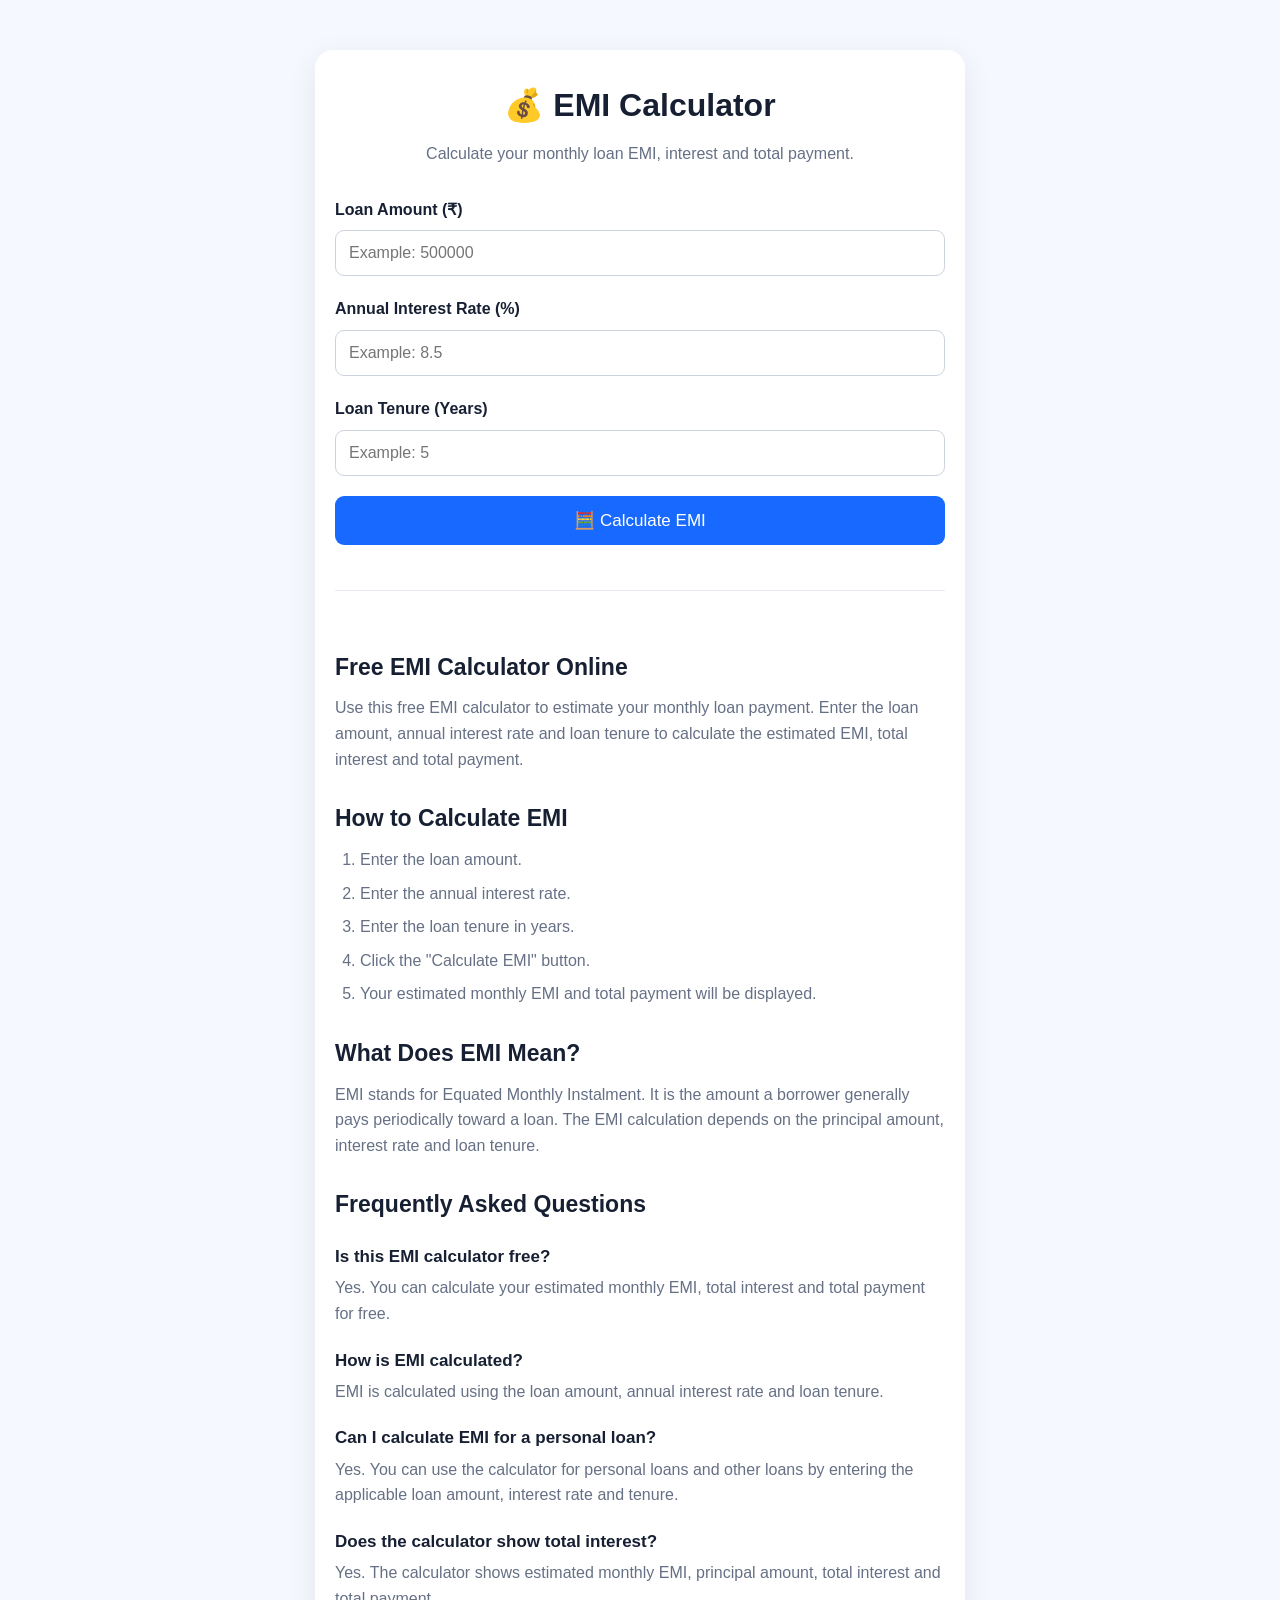
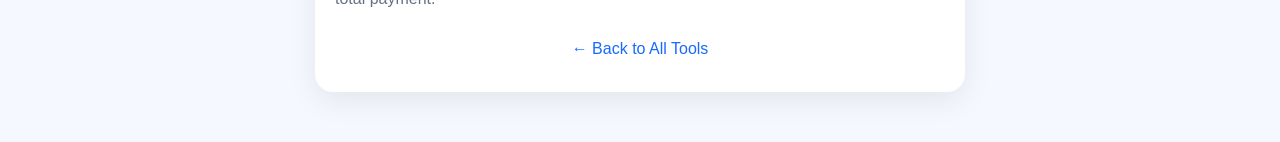
<file: tools/emi-calculator.html>
<!DOCTYPE html>
<html lang="en">
<head>

    <meta charset="UTF-8">

    <meta name="viewport" content="width=device-width, initial-scale=1.0">

    <title>EMI Calculator - Free Loan EMI Calculator</title>

    <meta name="description"
        content="Calculate monthly loan EMI, total interest and total payment online for free. Easy EMI calculator for home, personal and other loans.">

    <meta name="keywords"
        content="EMI calculator, loan EMI calculator, monthly EMI calculator, home loan EMI, personal loan EMI, interest calculator">

    <meta name="robots" content="index, follow">

    <link rel="canonical"
        href="https://suhagthakor339-ops.github.io/Online-tools-/tools/emi-calculator.html">


    <style>

        * {
            box-sizing: border-box;
            margin: 0;
            padding: 0;
        }

        body {
            font-family: Arial, sans-serif;
            background: #f5f8ff;
            color: #172033;
            padding: 20px;
            line-height: 1.6;
        }

        .container {
            max-width: 650px;
            margin: 30px auto;
            background: white;
            padding: 30px 20px;
            border-radius: 18px;
            box-shadow: 0 8px 30px rgba(0,0,0,0.08);
        }

        h1 {
            text-align: center;
            margin-bottom: 10px;
        }

        .description {
            text-align: center;
            color: #667085;
            margin-bottom: 30px;
        }

        .input-group {
            margin-bottom: 20px;
        }

        label {
            display: block;
            font-weight: bold;
            margin-bottom: 8px;
        }

        input {
            width: 100%;
            padding: 13px;
            border: 1px solid #ccd3df;
            border-radius: 9px;
            font-size: 16px;
            outline: none;
        }

        input:focus {
            border-color: #1769ff;
        }

        .calculate {
            width: 100%;
            border: none;
            background: #1769ff;
            color: white;
            padding: 14px;
            border-radius: 9px;
            font-size: 17px;
            cursor: pointer;
        }

        .calculate:hover {
            background: #0757df;
        }

        .result {
            display: none;
            margin-top: 25px;
        }

        .emi-main {
            background: #f5f8ff;
            padding: 22px;
            border-radius: 12px;
            text-align: center;
            margin-bottom: 15px;
        }

        .emi-main span {
            display: block;
            color: #667085;
            margin-bottom: 8px;
        }

        .emi-main strong {
            font-size: 32px;
            color: #1769ff;
        }

        .details {
            display: grid;
            grid-template-columns: 1fr 1fr;
            gap: 12px;
        }

        .detail {
            background: #f5f8ff;
            padding: 18px 10px;
            border-radius: 10px;
            text-align: center;
        }

        .detail strong {
            display: block;
            font-size: 20px;
            margin-bottom: 5px;
        }

        .detail span {
            color: #667085;
            font-size: 13px;
        }

        .back {
            display: block;
            text-align: center;
            margin-top: 25px;
            color: #1769ff;
            text-decoration: none;
        }


        /* SEO CONTENT */

        .seo-content {
            margin-top: 45px;
            padding-top: 30px;
            border-top: 1px solid #e5eaf2;
            text-align: left;
        }

        .seo-content h2 {
            margin: 28px 0 10px;
            font-size: 23px;
        }

        .seo-content p {
            color: #667085;
            margin-bottom: 15px;
        }

        .seo-content ol {
            padding-left: 25px;
            color: #667085;
        }

        .seo-content li {
            margin-bottom: 8px;
        }

        .faq h3 {
            margin-top: 20px;
            margin-bottom: 5px;
            font-size: 17px;
        }

        .faq p {
            margin-bottom: 12px;
        }


        @media (max-width: 480px) {

            .container {
                margin: 10px auto;
                padding: 25px 15px;
            }

            h1 {
                font-size: 25px;
            }

            .details {
                grid-template-columns: 1fr;
            }

            .emi-main strong {
                font-size: 27px;
            }

            .seo-content h2 {
                font-size: 21px;
            }

        }

    </style>


    <!-- FAQ STRUCTURED DATA -->

    <script type="application/ld+json">
    {
        "@context": "https://schema.org",
        "@type": "FAQPage",
        "mainEntity": [
            {
                "@type": "Question",
                "name": "Is this EMI calculator free?",
                "acceptedAnswer": {
                    "@type": "Answer",
                    "text": "Yes. You can calculate your estimated monthly EMI, total interest and total payment for free."
                }
            },
            {
                "@type": "Question",
                "name": "How is EMI calculated?",
                "acceptedAnswer": {
                    "@type": "Answer",
                    "text": "EMI is calculated using the loan amount, annual interest rate and loan tenure."
                }
            },
            {
                "@type": "Question",
                "name": "Can I calculate EMI for a personal loan?",
                "acceptedAnswer": {
                    "@type": "Answer",
                    "text": "Yes. You can use the calculator for personal loans and other loans by entering the applicable loan amount, interest rate and tenure."
                }
            },
            {
                "@type": "Question",
                "name": "Does the calculator show total interest?",
                "acceptedAnswer": {
                    "@type": "Answer",
                    "text": "Yes. The calculator shows estimated monthly EMI, principal amount, total interest and total payment."
                }
            }
        ]
    }
    </script>

</head>


<body>


<div class="container">


    <!-- TOOL -->

    <h1>💰 EMI Calculator</h1>

    <p class="description">
        Calculate your monthly loan EMI, interest and total payment.
    </p>


    <div class="input-group">

        <label for="loanAmount">
            Loan Amount (₹)
        </label>

        <input
            type="number"
            id="loanAmount"
            placeholder="Example: 500000"
            min="1"
        >

    </div>


    <div class="input-group">

        <label for="interestRate">
            Annual Interest Rate (%)
        </label>

        <input
            type="number"
            id="interestRate"
            placeholder="Example: 8.5"
            min="0"
            step="0.01"
        >

    </div>


    <div class="input-group">

        <label for="loanYears">
            Loan Tenure (Years)
        </label>

        <input
            type="number"
            id="loanYears"
            placeholder="Example: 5"
            min="1"
            step="1"
        >

    </div>


    <button
        class="calculate"
        onclick="calculateEMI()"
    >
        🧮 Calculate EMI
    </button>


    <div
        class="result"
        id="result"
    >

        <div class="emi-main">

            <span>
                Monthly EMI
            </span>

            <strong id="monthlyEMI">
                ₹0
            </strong>

        </div>


        <div class="details">

            <div class="detail">

                <strong id="principal">
                    ₹0
                </strong>

                <span>
                    Principal Amount
                </span>

            </div>


            <div class="detail">

                <strong id="interest">
                    ₹0
                </strong>

                <span>
                    Total Interest
                </span>

            </div>


            <div class="detail">

                <strong id="totalPayment">
                    ₹0
                </strong>

                <span>
                    Total Payment
                </span>

            </div>


            <div class="detail">

                <strong id="months">
                    0
                </strong>

                <span>
                    Total Months
                </span>

            </div>

        </div>

    </div>


    <!-- SEO CONTENT -->

    <section class="seo-content">


        <h2>
            Free EMI Calculator Online
        </h2>

        <p>
            Use this free EMI calculator to estimate your
            monthly loan payment. Enter the loan amount,
            annual interest rate and loan tenure to calculate
            the estimated EMI, total interest and total payment.
        </p>


        <h2>
            How to Calculate EMI
        </h2>

        <ol>

            <li>
                Enter the loan amount.
            </li>

            <li>
                Enter the annual interest rate.
            </li>

            <li>
                Enter the loan tenure in years.
            </li>

            <li>
                Click the "Calculate EMI" button.
            </li>

            <li>
                Your estimated monthly EMI and total payment
                will be displayed.
            </li>

        </ol>


        <h2>
            What Does EMI Mean?
        </h2>

        <p>
            EMI stands for Equated Monthly Instalment. It is
            the amount a borrower generally pays periodically
            toward a loan. The EMI calculation depends on the
            principal amount, interest rate and loan tenure.
        </p>


        <h2>
            Frequently Asked Questions
        </h2>


        <div class="faq">


            <h3>
                Is this EMI calculator free?
            </h3>

            <p>
                Yes. You can calculate your estimated monthly
                EMI, total interest and total payment for free.
            </p>


            <h3>
                How is EMI calculated?
            </h3>

            <p>
                EMI is calculated using the loan amount, annual
                interest rate and loan tenure.
            </p>


            <h3>
                Can I calculate EMI for a personal loan?
            </h3>

            <p>
                Yes. You can use the calculator for personal
                loans and other loans by entering the applicable
                loan amount, interest rate and tenure.
            </p>


            <h3>
                Does the calculator show total interest?
            </h3>

            <p>
                Yes. The calculator shows estimated monthly EMI,
                principal amount, total interest and total payment.
            </p>


        </div>


    </section>


    <a
        class="back"
        href="../index.html"
    >
        ← Back to All Tools
    </a>


</div>


<script>


function formatRupees(amount) {

    return "₹" +
        amount.toLocaleString(
            "en-IN",
            {
                maximumFractionDigits: 0
            }
        );

}


function calculateEMI() {


    const principal =
        Number(
            document.getElementById(
                "loanAmount"
            ).value
        );


    const annualRate =
        Number(
            document.getElementById(
                "interestRate"
            ).value
        );


    const years =
        Number(
            document.getElementById(
                "loanYears"
            ).value
        );


    if (
        principal <= 0 ||
        annualRate < 0 ||
        years <= 0
    ) {

        alert(
            "Please enter valid loan details."
        );

        return;

    }


    const months =
        years * 12;


    const monthlyRate =
        annualRate / 12 / 100;


    let emi;


    if (monthlyRate === 0) {

        emi =
            principal / months;

    } else {

        emi =
            principal *
            monthlyRate *
            Math.pow(
                1 + monthlyRate,
                months
            )
            /
            (
                Math.pow(
                    1 + monthlyRate,
                    months
                ) - 1
            );

    }


    const totalPayment =
        emi * months;


    const totalInterest =
        totalPayment - principal;


    document.getElementById(
        "monthlyEMI"
    ).textContent =
        formatRupees(emi);


    document.getElementById(
        "principal"
    ).textContent =
        formatRupees(principal);


    document.getElementById(
        "interest"
    ).textContent =
        formatRupees(totalInterest);


    document.getElementById(
        "totalPayment"
    ).textContent =
        formatRupees(totalPayment);


    document.getElementById(
        "months"
    ).textContent =
        months;


    document.getElementById(
        "result"
    ).style.display =
        "block";

}

</script>


</body>
</html>
</file>
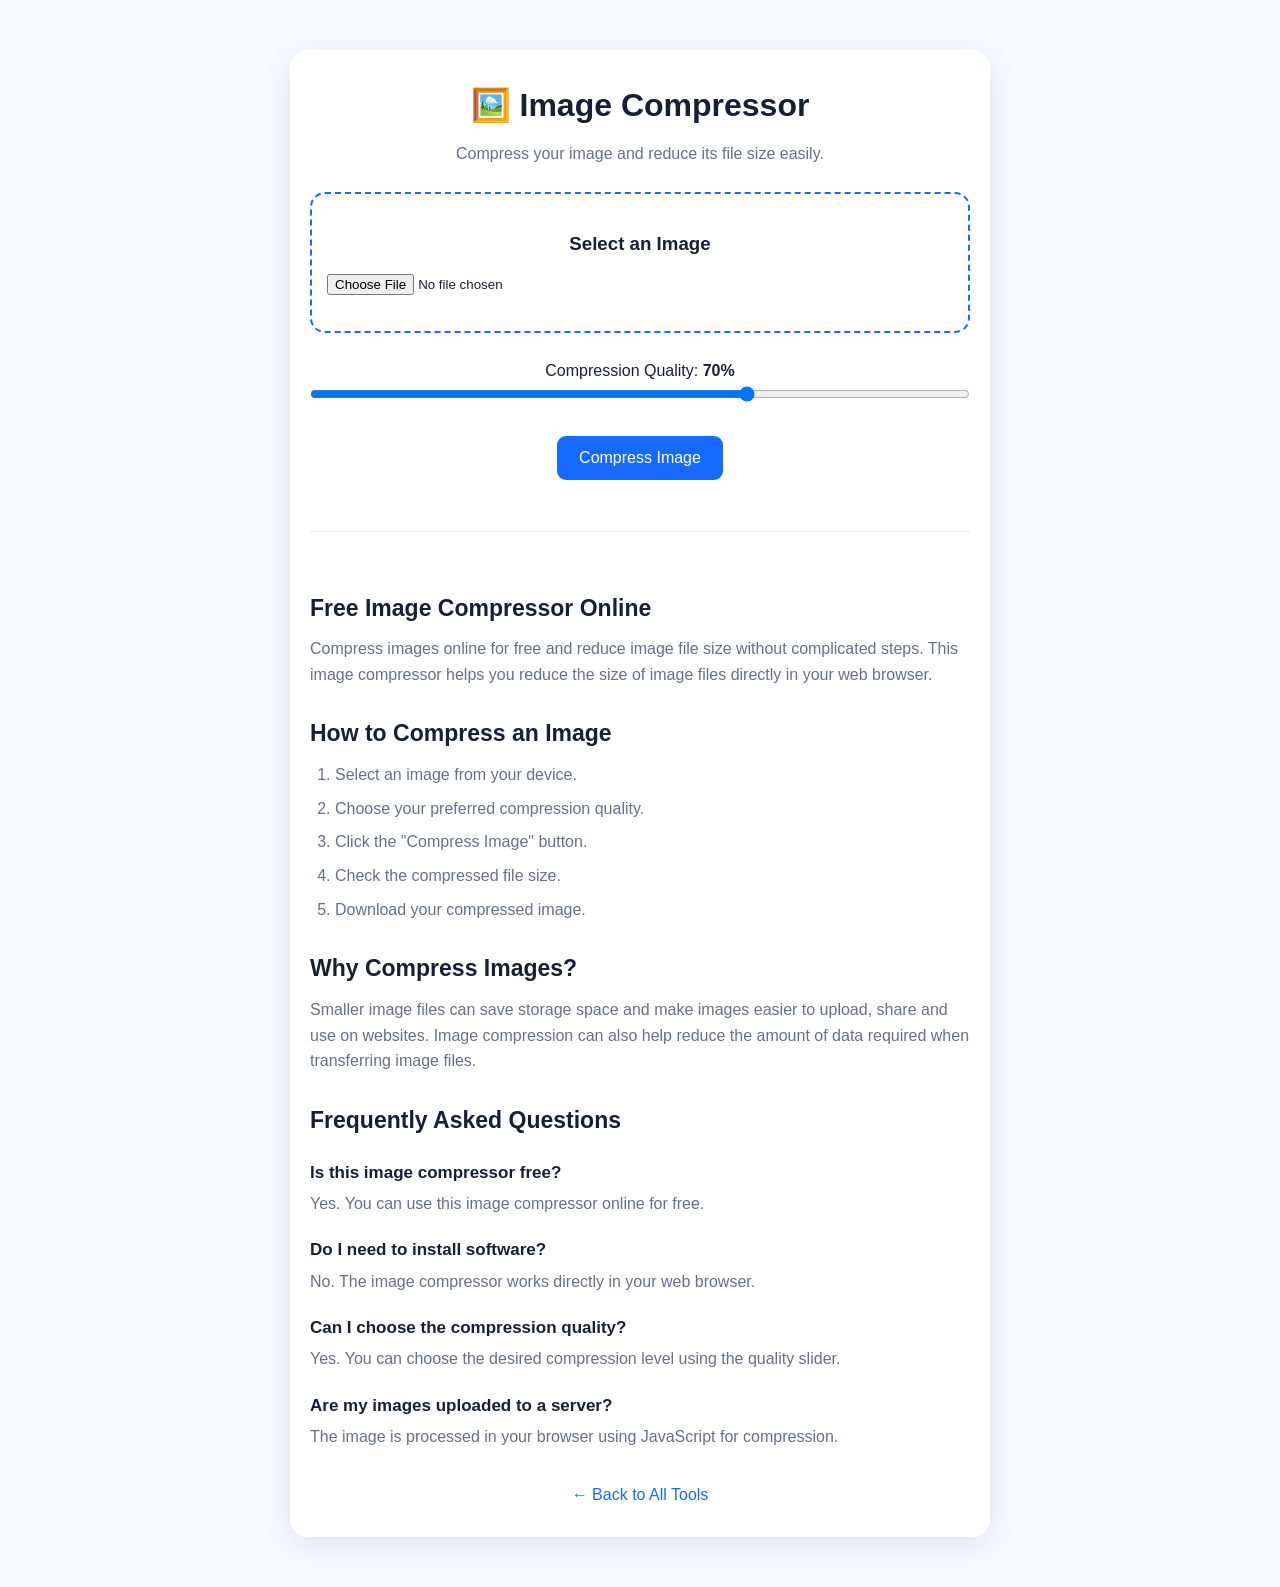
<file: tools/image-compressor.html>
<!DOCTYPE html>
<html lang="en">
<head>

    <meta charset="UTF-8">

    <meta name="viewport" content="width=device-width, initial-scale=1.0">

    <title>Image Compressor - Free Online Tool</title>

    <meta name="description"
        content="Compress images online for free and reduce image file size while maintaining good quality. Fast, simple and easy image compressor.">

    <meta name="keywords"
        content="image compressor, compress image, image compressor online, reduce image size, compress JPG, compress PNG">

    <meta name="robots" content="index, follow">

    <link rel="canonical"
        href="https://suhagthakor339-ops.github.io/Online-tools-/tools/image-compressor.html">


    <style>

        * {
            box-sizing: border-box;
            margin: 0;
            padding: 0;
        }

        body {
            font-family: Arial, sans-serif;
            background: #f5f8ff;
            color: #172033;
            padding: 20px;
            line-height: 1.6;
        }

        .container {
            max-width: 700px;
            margin: 30px auto;
            background: white;
            padding: 30px 20px;
            border-radius: 18px;
            box-shadow: 0 8px 30px rgba(0,0,0,0.08);
            text-align: center;
        }

        h1 {
            margin-bottom: 10px;
        }

        .description {
            color: #667085;
            margin-bottom: 25px;
        }

        .upload-box {
            border: 2px dashed #1769ff;
            border-radius: 15px;
            padding: 35px 15px;
            margin-bottom: 25px;
        }

        input[type="file"] {
            width: 100%;
            margin-top: 15px;
        }

        .quality-box {
            margin: 20px 0;
        }

        .quality-box input {
            width: 100%;
        }

        button {
            border: none;
            background: #1769ff;
            color: white;
            padding: 13px 22px;
            border-radius: 9px;
            font-size: 16px;
            cursor: pointer;
            margin: 6px;
        }

        button:hover {
            background: #0757df;
        }

        .download {
            background: #172033;
        }

        .download:hover {
            background: #000;
        }

        #preview {
            max-width: 100%;
            max-height: 350px;
            margin: 20px auto;
            border-radius: 10px;
            display: none;
        }

        .result {
            margin-top: 20px;
            padding: 15px;
            background: #f5f8ff;
            border-radius: 10px;
            display: none;
        }

        .back {
            display: inline-block;
            margin-top: 20px;
            text-decoration: none;
            color: #1769ff;
        }


        /* SEO CONTENT */

        .seo-content {
            margin-top: 45px;
            padding-top: 30px;
            border-top: 1px solid #e5eaf2;
            text-align: left;
        }

        .seo-content h2 {
            margin: 28px 0 10px;
            font-size: 23px;
            color: #172033;
        }

        .seo-content p {
            color: #667085;
            margin-bottom: 15px;
        }

        .seo-content ol {
            padding-left: 25px;
            color: #667085;
        }

        .seo-content li {
            margin-bottom: 8px;
        }

        .faq h3 {
            margin-top: 20px;
            margin-bottom: 5px;
            font-size: 17px;
            color: #172033;
        }

        .faq p {
            margin-bottom: 12px;
        }


        @media (max-width: 480px) {

            .container {
                margin: 10px auto;
                padding: 25px 15px;
            }

            h1 {
                font-size: 25px;
            }

            .seo-content h2 {
                font-size: 21px;
            }

        }

    </style>


    <!-- FAQ SEO STRUCTURED DATA -->

    <script type="application/ld+json">
{
    "@context": "https://schema.org",
    "@type": "FAQPage",
    "mainEntity": [
        {
            "@type": "Question",
            "name": "Is this image compressor free?",
            "acceptedAnswer": {
                "@type": "Answer",
                "text": "Yes. You can use this image compressor online for free."
            }
        },
        {
            "@type": "Question",
            "name": "Do I need to install software?",
            "acceptedAnswer": {
                "@type": "Answer",
                "text": "No. The image compressor works directly in your web browser."
            }
        },
        {
            "@type": "Question",
            "name": "Can I choose the compression quality?",
            "acceptedAnswer": {
                "@type": "Answer",
                "text": "Yes. You can choose the desired compression level using the quality slider."
            }
        },
        {
            "@type": "Question",
            "name": "Are my images uploaded to a server?",
            "acceptedAnswer": {
                "@type": "Answer",
                "text": "The image is processed in your browser using JavaScript for compression."
            }
        }
    ]
}
    </script>

</head>


<body>


    <div class="container">


        <!-- TOOL -->

        <h1>🖼️ Image Compressor</h1>

        <p class="description">
            Compress your image and reduce its file size easily.
        </p>


        <div class="upload-box">

            <h3>Select an Image</h3>

            <input
                type="file"
                id="imageInput"
                accept="image/*"
            >

        </div>


        <div class="quality-box">

            <label>

                Compression Quality:

                <strong>
                    <span id="qualityValue">70</span>%
                </strong>

            </label>


            <input
                type="range"
                id="quality"
                min="10"
                max="100"
                value="70"
            >

        </div>


        <button onclick="compressImage()">
            Compress Image
        </button>


        <img
            id="preview"
            alt="Compressed image preview"
        >


        <div class="result" id="result">

            <p>
                Original Size:
                <strong id="originalSize">-</strong>
            </p>

            <p>
                Compressed Size:
                <strong id="compressedSize">-</strong>
            </p>

            <p>
                Saved:
                <strong id="savedSize">-</strong>
            </p>


            <br>


            <a
                id="downloadLink"
                download="compressed-image.jpg"
            >

                <button class="download">
                    ⬇️ Download Image
                </button>

            </a>

        </div>


        <!-- SEO CONTENT -->

        <section class="seo-content">


            <h2>
                Free Image Compressor Online
            </h2>

            <p>
                Compress images online for free and reduce image
                file size without complicated steps. This image
                compressor helps you reduce the size of image files
                directly in your web browser.
            </p>


            <h2>
                How to Compress an Image
            </h2>

            <ol>

                <li>
                    Select an image from your device.
                </li>

                <li>
                    Choose your preferred compression quality.
                </li>

                <li>
                    Click the "Compress Image" button.
                </li>

                <li>
                    Check the compressed file size.
                </li>

                <li>
                    Download your compressed image.
                </li>

            </ol>


            <h2>
                Why Compress Images?
            </h2>

            <p>
                Smaller image files can save storage space and make
                images easier to upload, share and use on websites.
                Image compression can also help reduce the amount
                of data required when transferring image files.
            </p>


            <h2>
                Frequently Asked Questions
            </h2>


            <div class="faq">


                <h3>
                    Is this image compressor free?
                </h3>

                <p>
                    Yes. You can use this image compressor online
                    for free.
                </p>


                <h3>
                    Do I need to install software?
                </h3>

                <p>
                    No. The image compressor works directly in
                    your web browser.
                </p>


                <h3>
                    Can I choose the compression quality?
                </h3>

                <p>
                    Yes. You can choose the desired compression
                    level using the quality slider.
                </p>


                <h3>
                    Are my images uploaded to a server?
                </h3>

                <p>
                    The image is processed in your browser using
                    JavaScript for compression.
                </p>


            </div>


        </section>


        <a
            class="back"
            href="../index.html"
        >
            ← Back to All Tools
        </a>


    </div>



    <script>


        const imageInput =
            document.getElementById("imageInput");


        const quality =
            document.getElementById("quality");


        const qualityValue =
            document.getElementById("qualityValue");


        quality.addEventListener(
            "input",
            function () {

                qualityValue.textContent =
                    quality.value;

            }
        );



        function formatBytes(bytes) {

            if (bytes === 0)
                return "0 Bytes";


            const units = [
                "Bytes",
                "KB",
                "MB",
                "GB"
            ];


            const i =
                Math.floor(
                    Math.log(bytes) /
                    Math.log(1024)
                );


            return (

                parseFloat(
                    (
                        bytes /
                        Math.pow(1024, i)
                    ).toFixed(2)
                )

                + " "

                + units[i]

            );

        }



        function compressImage() {


            const file =
                imageInput.files[0];


            if (!file) {

                alert(
                    "Please select an image first."
                );

                return;

            }


            const reader =
                new FileReader();


            reader.onload =
                function (event) {


                    const img =
                        new Image();


                    img.onload =
                        function () {


                            const canvas =
                                document.createElement(
                                    "canvas"
                                );


                            canvas.width =
                                img.width;


                            canvas.height =
                                img.height;


                            const ctx =
                                canvas.getContext(
                                    "2d"
                                );


                            ctx.drawImage(
                                img,
                                0,
                                0,
                                img.width,
                                img.height
                            );


                            const imageQuality =
                                Number(
                                    quality.value
                                ) / 100;


                            canvas.toBlob(

                                function (blob) {


                                    if (!blob) {

                                        alert(
                                            "Compression failed."
                                        );

                                        return;

                                    }


                                    const compressedURL =
                                        URL.createObjectURL(
                                            blob
                                        );


                                    const preview =
                                        document.getElementById(
                                            "preview"
                                        );


                                    preview.src =
                                        compressedURL;


                                    preview.style.display =
                                        "block";


                                    document.getElementById(
                                        "originalSize"
                                    ).textContent =
                                        formatBytes(
                                            file.size
                                        );


                                    document.getElementById(
                                        "compressedSize"
                                    ).textContent =
                                        formatBytes(
                                            blob.size
                                        );


                                    const saved =
                                        file.size -
                                        blob.size;


                                    document.getElementById(
                                        "savedSize"
                                    ).textContent =

                                        saved > 0

                                        ? formatBytes(
                                            saved
                                        )

                                        : "No size reduction";


                                    const downloadLink =
                                        document.getElementById(
                                            "downloadLink"
                                        );


                                    downloadLink.href =
                                        compressedURL;


                                    document.getElementById(
                                        "result"
                                    ).style.display =
                                        "block";


                                },

                                "image/jpeg",

                                imageQuality

                            );

                        };


                    img.src =
                        event.target.result;

                };


            reader.readAsDataURL(file);

        }

    </script>


</body>
</html>
</file>
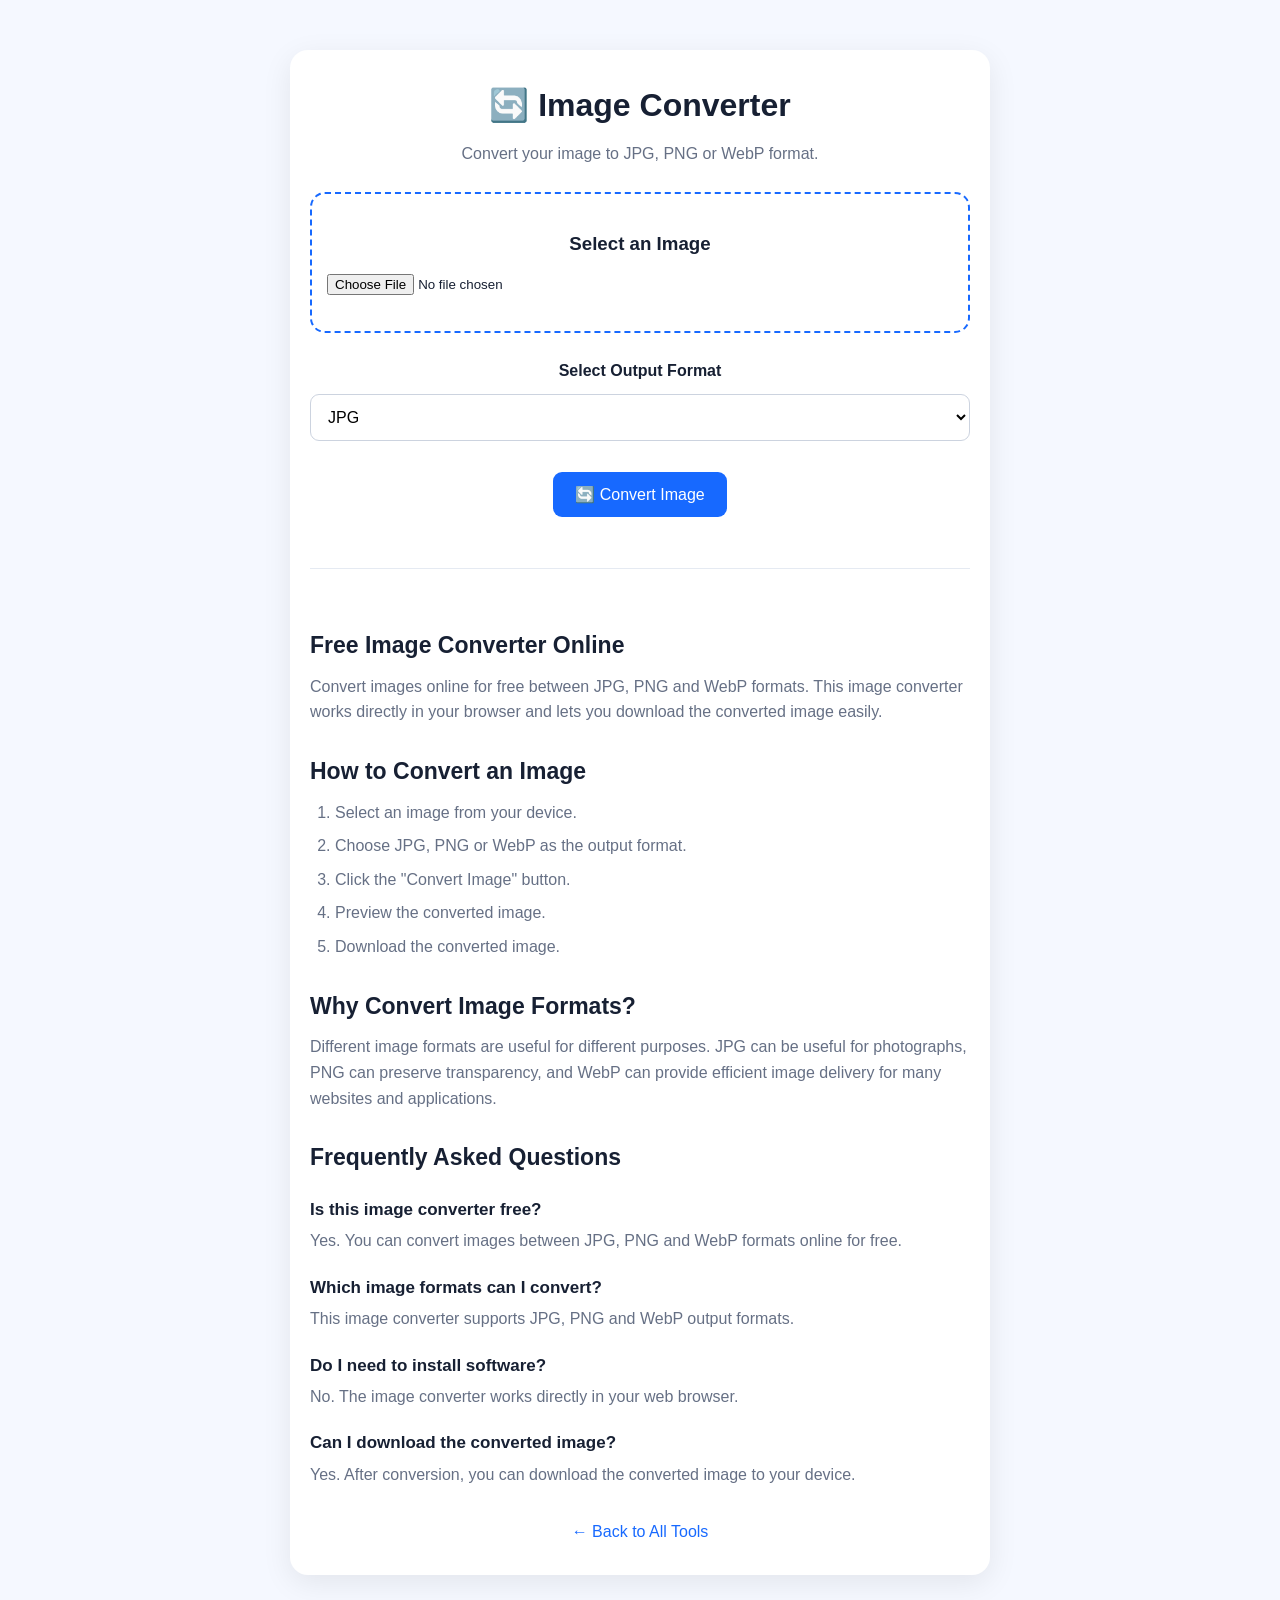
<file: tools/image-converter.html>
<!DOCTYPE html>
<html lang="en">
<head>

    <meta charset="UTF-8">

    <meta name="viewport" content="width=device-width, initial-scale=1.0">

    <title>Image Converter - JPG PNG WebP | Free Online Tool</title>

    <meta name="description"
        content="Convert images between JPG, PNG and WebP formats online for free. Fast, simple and easy image converter.">

    <meta name="keywords"
        content="image converter, JPG converter, PNG converter, WebP converter, convert JPG PNG WebP online">

    <meta name="robots" content="index, follow">

    <link rel="canonical"
        href="https://suhagthakor339-ops.github.io/Online-tools-/tools/image-converter.html">


    <style>

        * {
            box-sizing: border-box;
            margin: 0;
            padding: 0;
        }

        body {
            font-family: Arial, sans-serif;
            background: #f5f8ff;
            color: #172033;
            padding: 20px;
            line-height: 1.6;
        }

        .container {
            max-width: 700px;
            margin: 30px auto;
            background: white;
            padding: 30px 20px;
            border-radius: 18px;
            box-shadow: 0 8px 30px rgba(0,0,0,0.08);
            text-align: center;
        }

        h1 {
            margin-bottom: 10px;
        }

        .description {
            color: #667085;
            margin-bottom: 25px;
        }

        .upload-box {
            border: 2px dashed #1769ff;
            border-radius: 15px;
            padding: 35px 15px;
            margin-bottom: 25px;
        }

        input[type="file"] {
            width: 100%;
            margin-top: 15px;
        }

        .format-box {
            margin: 25px 0;
        }

        .format-box label {
            display: block;
            font-weight: bold;
            margin-bottom: 10px;
        }

        select {
            width: 100%;
            padding: 13px;
            border: 1px solid #ccd3df;
            border-radius: 9px;
            font-size: 16px;
            background: white;
        }

        button {
            border: none;
            background: #1769ff;
            color: white;
            padding: 13px 22px;
            border-radius: 9px;
            font-size: 16px;
            cursor: pointer;
            margin: 6px;
        }

        button:hover {
            background: #0757df;
        }

        .download {
            background: #172033;
        }

        .download:hover {
            background: #000;
        }

        #preview {
            max-width: 100%;
            max-height: 350px;
            margin: 25px auto;
            border-radius: 10px;
            display: none;
        }

        .result {
            margin-top: 20px;
            padding: 18px;
            background: #f5f8ff;
            border-radius: 10px;
            display: none;
            line-height: 1.8;
        }

        .back {
            display: inline-block;
            margin-top: 20px;
            text-decoration: none;
            color: #1769ff;
        }


        /* SEO CONTENT */

        .seo-content {
            margin-top: 45px;
            padding-top: 30px;
            border-top: 1px solid #e5eaf2;
            text-align: left;
        }

        .seo-content h2 {
            margin: 28px 0 10px;
            font-size: 23px;
            color: #172033;
        }

        .seo-content p {
            color: #667085;
            margin-bottom: 15px;
        }

        .seo-content ol {
            padding-left: 25px;
            color: #667085;
        }

        .seo-content li {
            margin-bottom: 8px;
        }

        .faq h3 {
            margin-top: 20px;
            margin-bottom: 5px;
            font-size: 17px;
            color: #172033;
        }

        .faq p {
            margin-bottom: 12px;
        }


        @media (max-width: 480px) {

            .container {
                margin: 10px auto;
                padding: 25px 15px;
            }

            h1 {
                font-size: 25px;
            }

            .seo-content h2 {
                font-size: 21px;
            }

        }

    </style>


    <!-- FAQ STRUCTURED DATA -->

    <script type="application/ld+json">
    {
        "@context": "https://schema.org",
        "@type": "FAQPage",
        "mainEntity": [
            {
                "@type": "Question",
                "name": "Is this image converter free?",
                "acceptedAnswer": {
                    "@type": "Answer",
                    "text": "Yes. You can convert images between JPG, PNG and WebP formats online for free."
                }
            },
            {
                "@type": "Question",
                "name": "Which image formats can I convert?",
                "acceptedAnswer": {
                    "@type": "Answer",
                    "text": "This image converter supports JPG, PNG and WebP output formats."
                }
            },
            {
                "@type": "Question",
                "name": "Do I need to install software?",
                "acceptedAnswer": {
                    "@type": "Answer",
                    "text": "No. The image converter works directly in your web browser."
                }
            },
            {
                "@type": "Question",
                "name": "Can I download the converted image?",
                "acceptedAnswer": {
                    "@type": "Answer",
                    "text": "Yes. After conversion, you can download the converted image to your device."
                }
            }
        ]
    }
    </script>

</head>


<body>


<div class="container">


    <!-- TOOL -->

    <h1>🔄 Image Converter</h1>

    <p class="description">
        Convert your image to JPG, PNG or WebP format.
    </p>


    <div class="upload-box">

        <h3>Select an Image</h3>

        <input
            type="file"
            id="imageInput"
            accept="image/*"
        >

    </div>


    <div class="format-box">

        <label for="format">
            Select Output Format
        </label>

        <select id="format">

            <option value="image/jpeg">
                JPG
            </option>

            <option value="image/png">
                PNG
            </option>

            <option value="image/webp">
                WebP
            </option>

        </select>

    </div>


    <button onclick="convertImage()">
        🔄 Convert Image
    </button>


    <img
        id="preview"
        alt="Converted image preview"
    >


    <div
        class="result"
        id="result"
    >

        <p>
            Output Format:
            <strong id="outputFormat">-</strong>
        </p>

        <p>
            Converted Size:
            <strong id="outputSize">-</strong>
        </p>


        <a
            id="downloadLink"
            download="converted-image"
        >

            <button class="download">
                ⬇️ Download Image
            </button>

        </a>

    </div>


    <!-- SEO CONTENT -->

    <section class="seo-content">


        <h2>
            Free Image Converter Online
        </h2>

        <p>
            Convert images online for free between JPG, PNG and
            WebP formats. This image converter works directly in
            your browser and lets you download the converted image
            easily.
        </p>


        <h2>
            How to Convert an Image
        </h2>

        <ol>

            <li>
                Select an image from your device.
            </li>

            <li>
                Choose JPG, PNG or WebP as the output format.
            </li>

            <li>
                Click the "Convert Image" button.
            </li>

            <li>
                Preview the converted image.
            </li>

            <li>
                Download the converted image.
            </li>

        </ol>


        <h2>
            Why Convert Image Formats?
        </h2>

        <p>
            Different image formats are useful for different
            purposes. JPG can be useful for photographs, PNG can
            preserve transparency, and WebP can provide efficient
            image delivery for many websites and applications.
        </p>


        <h2>
            Frequently Asked Questions
        </h2>


        <div class="faq">


            <h3>
                Is this image converter free?
            </h3>

            <p>
                Yes. You can convert images between JPG, PNG and
                WebP formats online for free.
            </p>


            <h3>
                Which image formats can I convert?
            </h3>

            <p>
                This image converter supports JPG, PNG and WebP
                output formats.
            </p>


            <h3>
                Do I need to install software?
            </h3>

            <p>
                No. The image converter works directly in your
                web browser.
            </p>


            <h3>
                Can I download the converted image?
            </h3>

            <p>
                Yes. After conversion, you can download the
                converted image to your device.
            </p>


        </div>


    </section>


    <a
        class="back"
        href="../index.html"
    >
        ← Back to All Tools
    </a>


</div>


<script>


const imageInput =
    document.getElementById("imageInput");


function formatBytes(bytes) {

    if (bytes === 0)
        return "0 Bytes";


    const units = [
        "Bytes",
        "KB",
        "MB",
        "GB"
    ];


    const i =
        Math.floor(
            Math.log(bytes) /
            Math.log(1024)
        );


    return (

        parseFloat(
            (
                bytes /
                Math.pow(1024, i)
            ).toFixed(2)
        )

        + " " +

        units[i]

    );

}



function convertImage() {


    const file =
        imageInput.files[0];


    if (!file) {

        alert(
            "Please select an image first."
        );

        return;

    }


    const format =
        document.getElementById(
            "format"
        ).value;


    const reader =
        new FileReader();


    reader.onload =
        function(event) {


            const img =
                new Image();


            img.onload =
                function() {


                    const canvas =
                        document.createElement(
                            "canvas"
                        );


                    canvas.width =
                        img.width;

                    canvas.height =
                        img.height;


                    const ctx =
                        canvas.getContext(
                            "2d"
                        );


                    ctx.drawImage(
                        img,
                        0,
                        0
                    );


                    canvas.toBlob(
                        function(blob) {


                            if (!blob) {

                                alert(
                                    "Conversion failed."
                                );

                                return;

                            }


                            const url =
                                URL.createObjectURL(
                                    blob
                                );


                            const preview =
                                document.getElementById(
                                    "preview"
                                );


                            preview.src =
                                url;


                            preview.style.display =
                                "block";


                            let extension;


                            if (
                                format ===
                                "image/jpeg"
                            ) {

                                extension =
                                    "jpg";

                            }
                            else if (
                                format ===
                                "image/png"
                            ) {

                                extension =
                                    "png";

                            }
                            else {

                                extension =
                                    "webp";

                            }


                            document.getElementById(
                                "outputFormat"
                            ).textContent =
                                extension.toUpperCase();


                            document.getElementById(
                                "outputSize"
                            ).textContent =
                                formatBytes(
                                    blob.size
                                );


                            const downloadLink =
                                document.getElementById(
                                    "downloadLink"
                                );


                            downloadLink.href =
                                url;


                            downloadLink.download =
                                "converted-image." +
                                extension;


                            document.getElementById(
                                "result"
                            ).style.display =
                                "block";


                        },
                        format,
                        0.92
                    );

                };


            img.src =
                event.target.result;

        };


    reader.readAsDataURL(file);

}

</script>


</body>
</html>
</file>
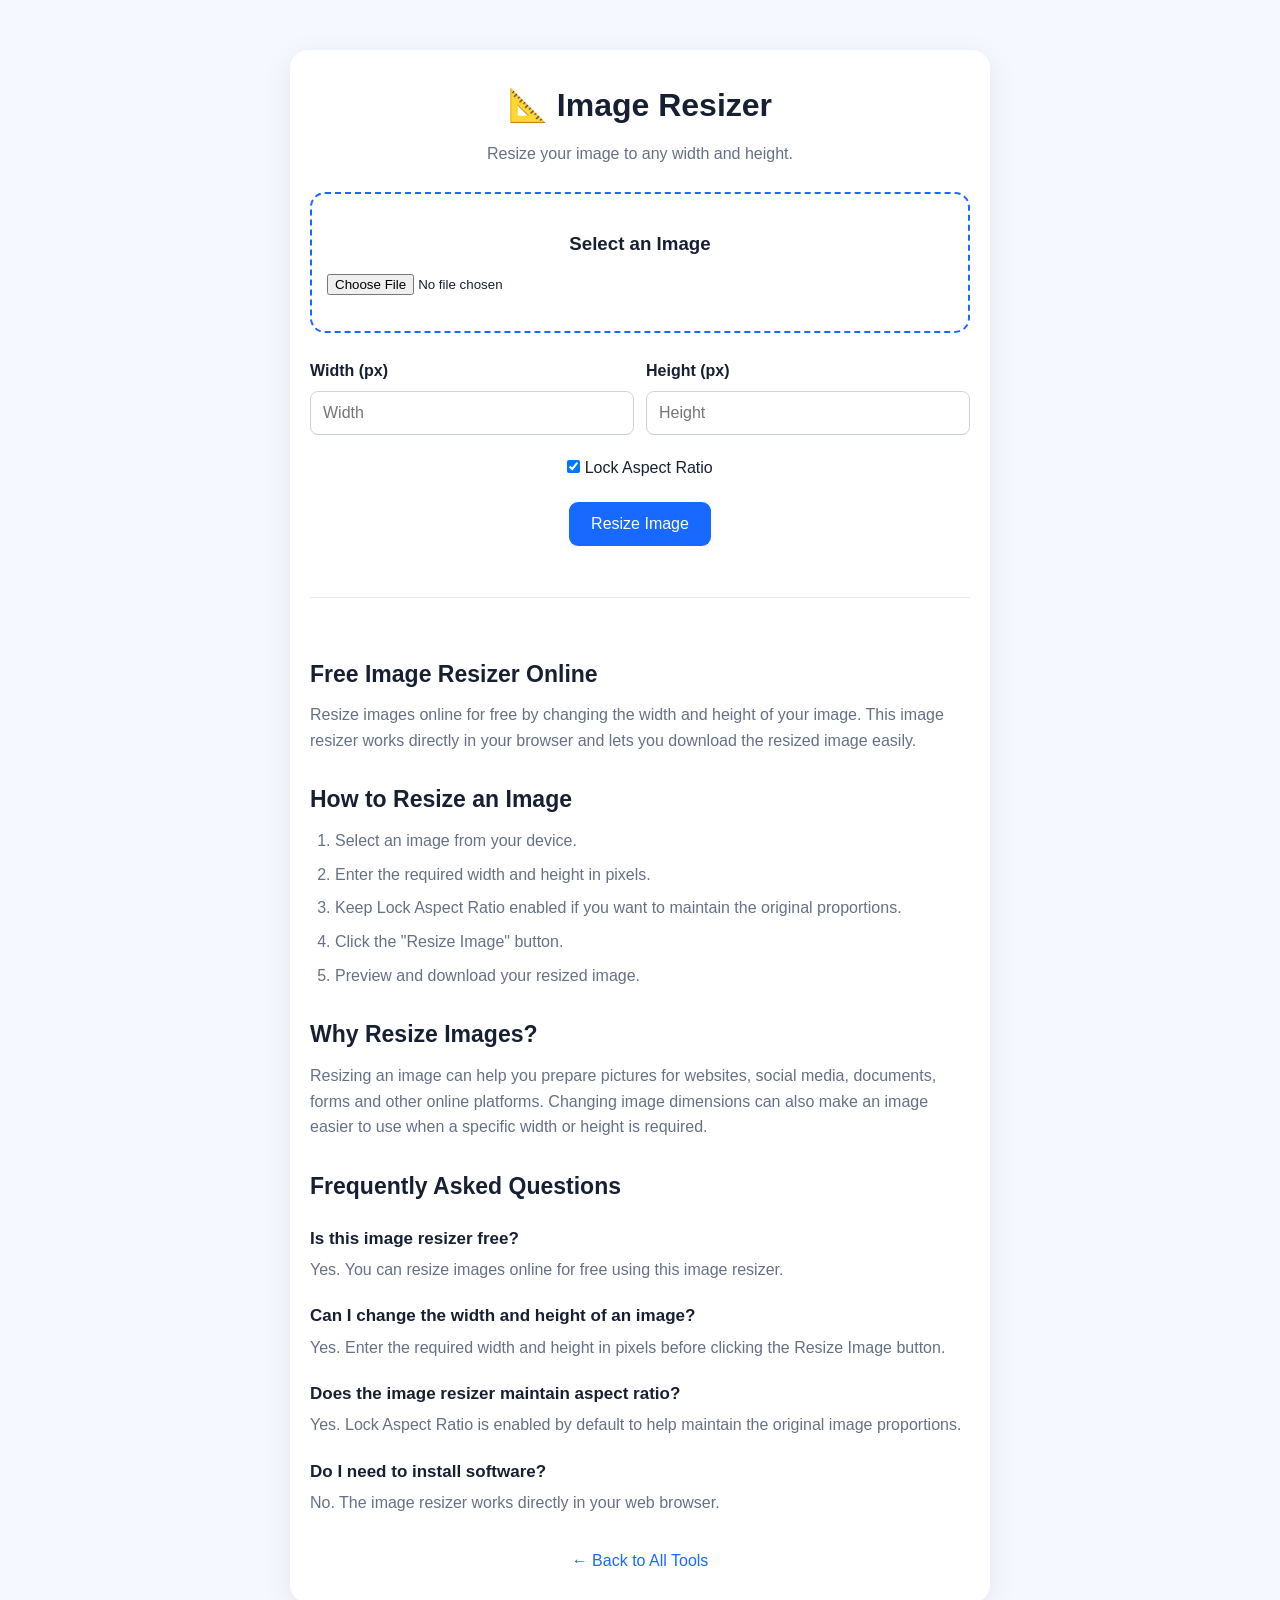
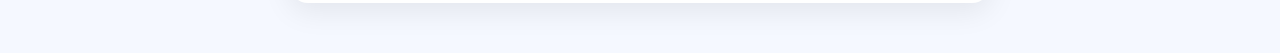
<file: tools/image-resizer.html>
<!DOCTYPE html>
<html lang="en">
<head>

    <meta charset="UTF-8">

    <meta name="viewport" content="width=device-width, initial-scale=1.0">

    <title>Image Resizer - Free Online Tool</title>

    <meta name="description"
        content="Resize images online for free. Change image width and height, maintain aspect ratio and download resized images easily.">

    <meta name="keywords"
        content="image resizer, resize image online, image resize tool, resize JPG, resize PNG, change image size">

    <meta name="robots" content="index, follow">

    <link rel="canonical"
        href="https://suhagthakor339-ops.github.io/Online-tools-/tools/image-resizer.html">


    <style>

        * {
            box-sizing: border-box;
            margin: 0;
            padding: 0;
        }

        body {
            font-family: Arial, sans-serif;
            background: #f5f8ff;
            color: #172033;
            padding: 20px;
            line-height: 1.6;
        }

        .container {
            max-width: 700px;
            margin: 30px auto;
            background: white;
            padding: 30px 20px;
            border-radius: 18px;
            box-shadow: 0 8px 30px rgba(0,0,0,0.08);
            text-align: center;
        }

        h1 {
            margin-bottom: 10px;
        }

        .description {
            color: #667085;
            margin-bottom: 25px;
        }

        .upload-box {
            border: 2px dashed #1769ff;
            border-radius: 15px;
            padding: 35px 15px;
            margin-bottom: 25px;
        }

        input[type="file"] {
            width: 100%;
            margin-top: 15px;
        }

        .dimensions {
            display: flex;
            gap: 12px;
            margin: 20px 0;
        }

        .input-group {
            flex: 1;
            text-align: left;
        }

        .input-group label {
            display: block;
            margin-bottom: 7px;
            font-weight: bold;
        }

        .input-group input {
            width: 100%;
            padding: 12px;
            border: 1px solid #ccd3df;
            border-radius: 8px;
            font-size: 16px;
        }

        .lock-box {
            margin: 15px 0;
        }

        button {
            border: none;
            background: #1769ff;
            color: white;
            padding: 13px 22px;
            border-radius: 9px;
            font-size: 16px;
            cursor: pointer;
            margin: 6px;
        }

        button:hover {
            background: #0757df;
        }

        .download {
            background: #172033;
        }

        .download:hover {
            background: #000;
        }

        #preview {
            max-width: 100%;
            max-height: 350px;
            margin: 20px auto;
            border-radius: 10px;
            display: none;
        }

        .info {
            margin-top: 15px;
            padding: 15px;
            background: #f5f8ff;
            border-radius: 10px;
            display: none;
            line-height: 1.8;
        }

        .back {
            display: inline-block;
            margin-top: 20px;
            text-decoration: none;
            color: #1769ff;
        }


        /* SEO CONTENT */

        .seo-content {
            margin-top: 45px;
            padding-top: 30px;
            border-top: 1px solid #e5eaf2;
            text-align: left;
        }

        .seo-content h2 {
            margin: 28px 0 10px;
            font-size: 23px;
            color: #172033;
        }

        .seo-content p {
            color: #667085;
            margin-bottom: 15px;
        }

        .seo-content ol {
            padding-left: 25px;
            color: #667085;
        }

        .seo-content li {
            margin-bottom: 8px;
        }

        .faq h3 {
            margin-top: 20px;
            margin-bottom: 5px;
            font-size: 17px;
            color: #172033;
        }

        .faq p {
            margin-bottom: 12px;
        }


        @media (max-width: 480px) {

            .container {
                margin: 10px auto;
                padding: 25px 15px;
            }

            h1 {
                font-size: 25px;
            }

            .dimensions {
                flex-direction: column;
            }

            .seo-content h2 {
                font-size: 21px;
            }

        }

    </style>


    <!-- FAQ STRUCTURED DATA -->

    <script type="application/ld+json">
    {
        "@context": "https://schema.org",
        "@type": "FAQPage",
        "mainEntity": [
            {
                "@type": "Question",
                "name": "Is this image resizer free?",
                "acceptedAnswer": {
                    "@type": "Answer",
                    "text": "Yes. You can resize images online for free using this image resizer."
                }
            },
            {
                "@type": "Question",
                "name": "Can I change the width and height of an image?",
                "acceptedAnswer": {
                    "@type": "Answer",
                    "text": "Yes. You can enter the required width and height in pixels."
                }
            },
            {
                "@type": "Question",
                "name": "Does the image resizer maintain aspect ratio?",
                "acceptedAnswer": {
                    "@type": "Answer",
                    "text": "Yes. The Lock Aspect Ratio option is enabled by default to help maintain the original image proportions."
                }
            },
            {
                "@type": "Question",
                "name": "Do I need to install software?",
                "acceptedAnswer": {
                    "@type": "Answer",
                    "text": "No. The image resizer works directly in your web browser."
                }
            }
        ]
    }
    </script>

</head>


<body>


<div class="container">


    <!-- TOOL -->

    <h1>📐 Image Resizer</h1>

    <p class="description">
        Resize your image to any width and height.
    </p>


    <div class="upload-box">

        <h3>Select an Image</h3>

        <input
            type="file"
            id="imageInput"
            accept="image/*"
        >

    </div>


    <div class="dimensions">

        <div class="input-group">

            <label for="width">
                Width (px)
            </label>

            <input
                type="number"
                id="width"
                placeholder="Width"
            >

        </div>


        <div class="input-group">

            <label for="height">
                Height (px)
            </label>

            <input
                type="number"
                id="height"
                placeholder="Height"
            >

        </div>

    </div>


    <div class="lock-box">

        <label>

            <input
                type="checkbox"
                id="lockRatio"
                checked
            >

            Lock Aspect Ratio

        </label>

    </div>


    <button onclick="resizeImage()">
        Resize Image
    </button>


    <img
        id="preview"
        alt="Resized image preview"
    >


    <div
        class="info"
        id="info"
    >

        <p>
            Original:
            <strong id="originalDimensions">-</strong>
        </p>

        <p>
            New Size:
            <strong id="newDimensions">-</strong>
        </p>

        <p>
            File Size:
            <strong id="fileSize">-</strong>
        </p>


        <a
            id="downloadLink"
            download="resized-image.jpg"
        >

            <button class="download">
                ⬇️ Download Image
            </button>

        </a>

    </div>


    <!-- SEO CONTENT -->

    <section class="seo-content">


        <h2>
            Free Image Resizer Online
        </h2>

        <p>
            Resize images online for free by changing the width
            and height of your image. This image resizer works
            directly in your browser and lets you download the
            resized image easily.
        </p>


        <h2>
            How to Resize an Image
        </h2>

        <ol>

            <li>
                Select an image from your device.
            </li>

            <li>
                Enter the required width and height in pixels.
            </li>

            <li>
                Keep Lock Aspect Ratio enabled if you want to
                maintain the original proportions.
            </li>

            <li>
                Click the "Resize Image" button.
            </li>

            <li>
                Preview and download your resized image.
            </li>

        </ol>


        <h2>
            Why Resize Images?
        </h2>

        <p>
            Resizing an image can help you prepare pictures for
            websites, social media, documents, forms and other
            online platforms. Changing image dimensions can also
            make an image easier to use when a specific width or
            height is required.
        </p>


        <h2>
            Frequently Asked Questions
        </h2>


        <div class="faq">


            <h3>
                Is this image resizer free?
            </h3>

            <p>
                Yes. You can resize images online for free using
                this image resizer.
            </p>


            <h3>
                Can I change the width and height of an image?
            </h3>

            <p>
                Yes. Enter the required width and height in pixels
                before clicking the Resize Image button.
            </p>


            <h3>
                Does the image resizer maintain aspect ratio?
            </h3>

            <p>
                Yes. Lock Aspect Ratio is enabled by default to
                help maintain the original image proportions.
            </p>


            <h3>
                Do I need to install software?
            </h3>

            <p>
                No. The image resizer works directly in your web
                browser.
            </p>


        </div>


    </section>


    <a
        class="back"
        href="../index.html"
    >
        ← Back to All Tools
    </a>


</div>


<script>


const imageInput =
    document.getElementById("imageInput");


const widthInput =
    document.getElementById("width");


const heightInput =
    document.getElementById("height");


const lockRatio =
    document.getElementById("lockRatio");


let originalWidth = 0;

let originalHeight = 0;

let aspectRatio = 1;



imageInput.addEventListener(
    "change",
    function () {

        const file =
            imageInput.files[0];

        if (!file) return;


        const reader =
            new FileReader();


        reader.onload =
            function (event) {

                const img =
                    new Image();


                img.onload =
                    function () {

                        originalWidth =
                            img.width;

                        originalHeight =
                            img.height;


                        aspectRatio =
                            originalWidth /
                            originalHeight;


                        widthInput.value =
                            originalWidth;

                        heightInput.value =
                            originalHeight;

                    };


                img.src =
                    event.target.result;

            };


        reader.readAsDataURL(file);

    }
);



widthInput.addEventListener(
    "input",
    function () {

        if (
            lockRatio.checked &&
            originalWidth > 0
        ) {

            heightInput.value =
                Math.round(
                    Number(widthInput.value) /
                    aspectRatio
                );

        }

    }
);



heightInput.addEventListener(
    "input",
    function () {

        if (
            lockRatio.checked &&
            originalHeight > 0
        ) {

            widthInput.value =
                Math.round(
                    Number(heightInput.value) *
                    aspectRatio
                );

        }

    }
);



function resizeImage() {


    const file =
        imageInput.files[0];


    if (!file) {

        alert(
            "Please select an image first."
        );

        return;

    }


    const newWidth =
        Number(widthInput.value);


    const newHeight =
        Number(heightInput.value);


    if (
        newWidth <= 0 ||
        newHeight <= 0
    ) {

        alert(
            "Please enter valid width and height."
        );

        return;

    }


    const reader =
        new FileReader();


    reader.onload =
        function (event) {


            const img =
                new Image();


            img.onload =
                function () {


                    const canvas =
                        document.createElement(
                            "canvas"
                        );


                    canvas.width =
                        newWidth;

                    canvas.height =
                        newHeight;


                    const ctx =
                        canvas.getContext(
                            "2d"
                        );


                    ctx.drawImage(
                        img,
                        0,
                        0,
                        newWidth,
                        newHeight
                    );


                    canvas.toBlob(
                        function (blob) {


                            if (!blob) {

                                alert(
                                    "Resizing failed."
                                );

                                return;

                            }


                            const url =
                                URL.createObjectURL(
                                    blob
                                );


                            const preview =
                                document.getElementById(
                                    "preview"
                                );


                            preview.src =
                                url;


                            preview.style.display =
                                "block";


                            document.getElementById(
                                "originalDimensions"
                            ).textContent =
                                originalWidth +
                                " × " +
                                originalHeight +
                                " px";


                            document.getElementById(
                                "newDimensions"
                            ).textContent =
                                newWidth +
                                " × " +
                                newHeight +
                                " px";


                            document.getElementById(
                                "fileSize"
                            ).textContent =
                                formatBytes(
                                    blob.size
                                );


                            const downloadLink =
                                document.getElementById(
                                    "downloadLink"
                                );


                            downloadLink.href =
                                url;


                            document.getElementById(
                                "info"
                            ).style.display =
                                "block";


                        },
                        "image/jpeg",
                        0.92
                    );

                };


            img.src =
                event.target.result;

        };


    reader.readAsDataURL(file);

}



function formatBytes(bytes) {


    if (bytes === 0)
        return "0 Bytes";


    const units = [
        "Bytes",
        "KB",
        "MB",
        "GB"
    ];


    const i =
        Math.floor(
            Math.log(bytes) /
            Math.log(1024)
        );


    return (

        parseFloat(
            (
                bytes /
                Math.pow(1024, i)
            ).toFixed(2)
        )

        + " " +

        units[i]

    );

}

</script>


</body>
</html>
</file>
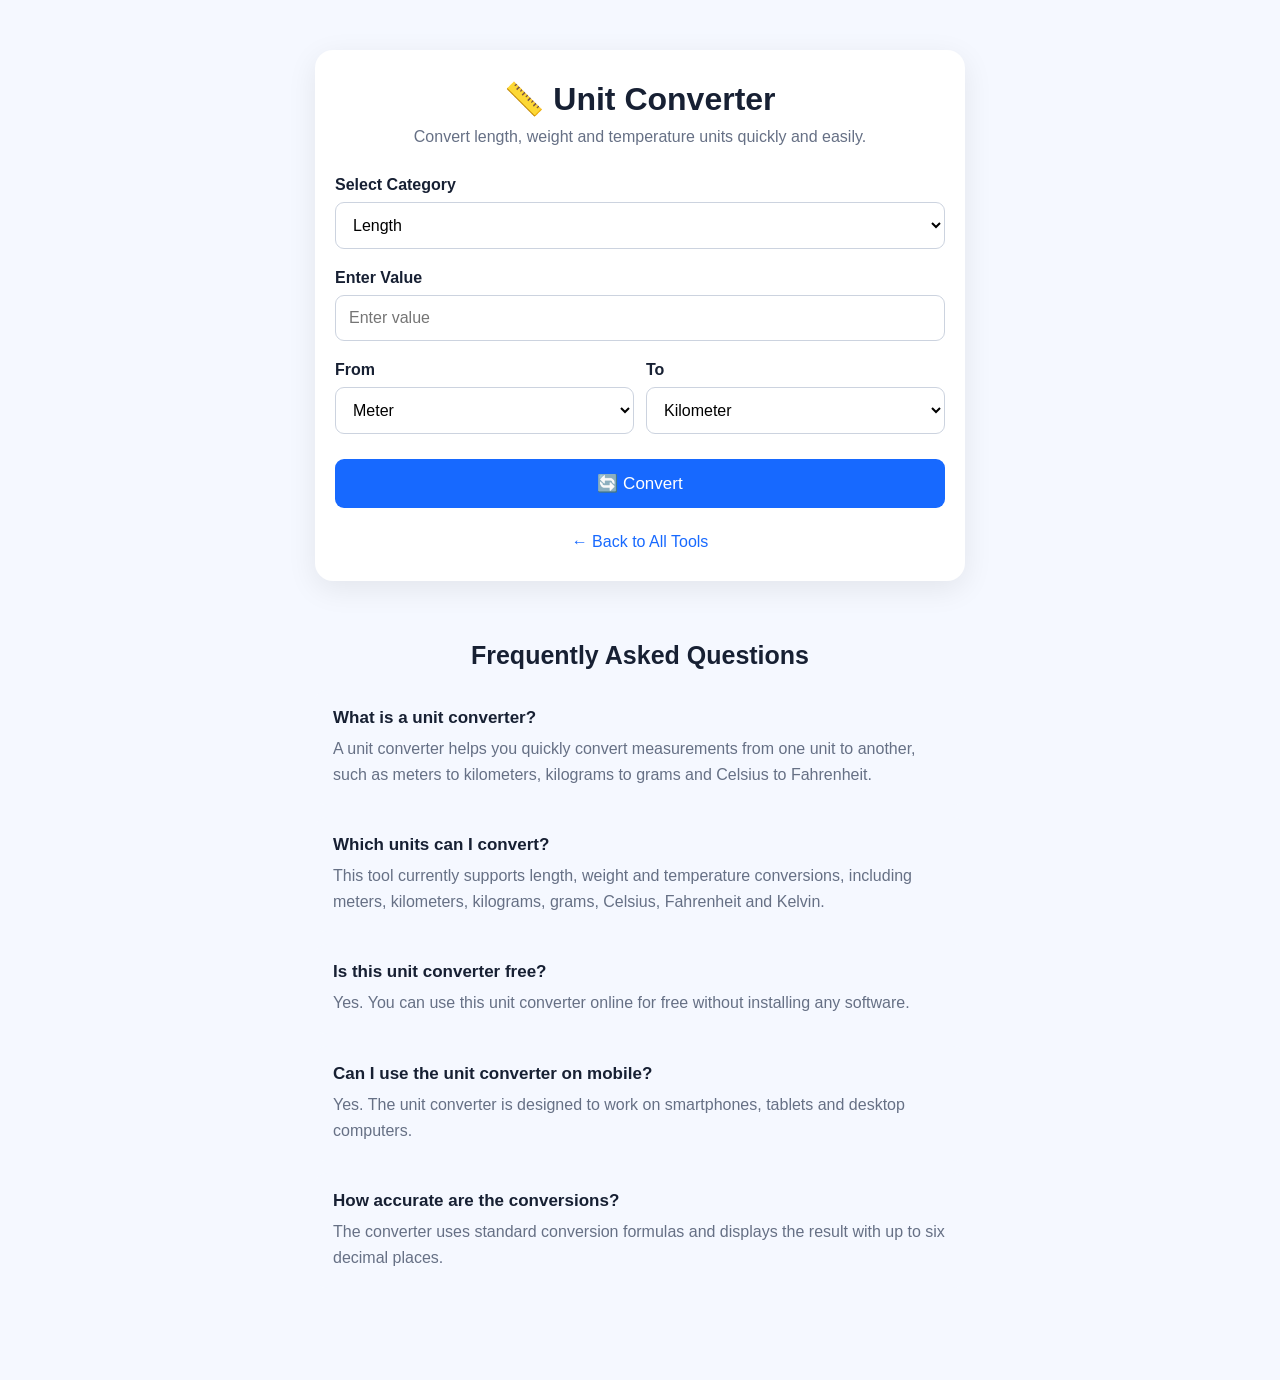
<file: tools/unit-converter.html>
<!DOCTYPE html>
<html lang="en">
<head>
    <meta charset="UTF-8">
    <meta name="viewport" content="width=device-width, initial-scale=1.0">

    <title>Unit Converter - Free Online Tool</title>

    <meta name="description"
        content="Convert length, weight and temperature units online for free with our simple unit converter.">

    <style>

        * {
            box-sizing: border-box;
            margin: 0;
            padding: 0;
        }

        body {
            font-family: Arial, sans-serif;
            background: #f5f8ff;
            color: #172033;
            padding: 20px;
        }

        .container {
            max-width: 650px;
            margin: 30px auto;
            background: white;
            padding: 30px 20px;
            border-radius: 18px;
            box-shadow: 0 8px 30px rgba(0,0,0,0.08);
        }

        h1 {
            text-align: center;
            margin-bottom: 10px;
        }

        .description {
            text-align: center;
            color: #667085;
            margin-bottom: 30px;
        }

        .input-group {
            margin-bottom: 20px;
        }

        label {
            display: block;
            font-weight: bold;
            margin-bottom: 8px;
        }

        select,
        input {
            width: 100%;
            padding: 13px;
            border: 1px solid #ccd3df;
            border-radius: 9px;
            font-size: 16px;
            background: white;
            outline: none;
        }

        select:focus,
        input:focus {
            border-color: #1769ff;
        }

        .convert-row {
            display: grid;
            grid-template-columns: 1fr 1fr;
            gap: 12px;
        }

        .convert-button {
            width: 100%;
            border: none;
            background: #1769ff;
            color: white;
            padding: 14px;
            border-radius: 9px;
            font-size: 17px;
            cursor: pointer;
            margin-top: 5px;
        }

        .convert-button:hover {
            background: #0757df;
        }

        .result {
            display: none;
            margin-top: 25px;
            padding: 22px;
            background: #f5f8ff;
            border-radius: 12px;
            text-align: center;
        }

        .result span {
            display: block;
            color: #667085;
            margin-bottom: 8px;
        }

        .result strong {
            display: block;
            font-size: 30px;
            color: #1769ff;
            word-break: break-word;
        }

        .back {
            display: block;
            text-align: center;
            margin-top: 25px;
            color: #1769ff;
            text-decoration: none;
        }


        /* FAQ */

        .faq-section {
            max-width: 650px;
            margin: 35px auto;
            padding: 25px 0;
        }

        .faq-section h2 {
            text-align: center;
            margin-bottom: 20px;
            font-size: 25px;
        }

        .faq-item {
            background: #f5f8ff;
            padding: 18px;
            margin-bottom: 12px;
            border-radius: 12px;
        }

        .faq-item h3 {
            font-size: 17px;
            margin-bottom: 8px;
        }

        .faq-item p {
            color: #667085;
            line-height: 1.6;
        }


        @media (max-width: 480px) {

            .container {
                margin: 10px auto;
                padding: 25px 15px;
            }

            h1 {
                font-size: 25px;
            }

            .convert-row {
                grid-template-columns: 1fr;
            }

            .faq-section {
                margin: 25px auto;
                padding: 20px 0;
            }

            .faq-section h2 {
                font-size: 23px;
            }

        }

    </style>
</head>

<body>


<div class="container">

    <h1>📏 Unit Converter</h1>

    <p class="description">
        Convert length, weight and temperature units quickly and easily.
    </p>


    <div class="input-group">

        <label for="category">
            Select Category
        </label>

        <select id="category" onchange="loadUnits()">

            <option value="length">
                Length
            </option>

            <option value="weight">
                Weight
            </option>

            <option value="temperature">
                Temperature
            </option>

        </select>

    </div>


    <div class="input-group">

        <label for="value">
            Enter Value
        </label>

        <input
            type="number"
            id="value"
            placeholder="Enter value"
            step="any"
        >

    </div>


    <div class="convert-row">

        <div class="input-group">

            <label for="fromUnit">
                From
            </label>

            <select id="fromUnit"></select>

        </div>


        <div class="input-group">

            <label for="toUnit">
                To
            </label>

            <select id="toUnit"></select>

        </div>

    </div>


    <button
        class="convert-button"
        onclick="convertUnit()"
    >
        🔄 Convert
    </button>


    <div
        class="result"
        id="result"
    >

        <span>
            Converted Result
        </span>

        <strong id="resultValue">
            0
        </strong>

    </div>


    <a
        class="back"
        href="../index.html"
    >
        ← Back to All Tools
    </a>

</div>


<!-- FAQ SECTION -->

<section class="faq-section">

    <h2>Frequently Asked Questions</h2>


    <div class="faq-item">

        <h3>
            What is a unit converter?
        </h3>

        <p>
            A unit converter helps you quickly convert
            measurements from one unit to another, such as
            meters to kilometers, kilograms to grams and
            Celsius to Fahrenheit.
        </p>

    </div>


    <div class="faq-item">

        <h3>
            Which units can I convert?
        </h3>

        <p>
            This tool currently supports length, weight and
            temperature conversions, including meters,
            kilometers, kilograms, grams, Celsius, Fahrenheit
            and Kelvin.
        </p>

    </div>


    <div class="faq-item">

        <h3>
            Is this unit converter free?
        </h3>

        <p>
            Yes. You can use this unit converter online for
            free without installing any software.
        </p>

    </div>


    <div class="faq-item">

        <h3>
            Can I use the unit converter on mobile?
        </h3>

        <p>
            Yes. The unit converter is designed to work on
            smartphones, tablets and desktop computers.
        </p>

    </div>


    <div class="faq-item">

        <h3>
            How accurate are the conversions?
        </h3>

        <p>
            The converter uses standard conversion formulas
            and displays the result with up to six decimal
            places.
        </p>

    </div>

</section>


<script>

const units = {

    length: {

        meter: {
            name: "Meter",
            factor: 1
        },

        kilometer: {
            name: "Kilometer",
            factor: 1000
        },

        centimeter: {
            name: "Centimeter",
            factor: 0.01
        },

        millimeter: {
            name: "Millimeter",
            factor: 0.001
        },

        mile: {
            name: "Mile",
            factor: 1609.344
        },

        yard: {
            name: "Yard",
            factor: 0.9144
        },

        foot: {
            name: "Foot",
            factor: 0.3048
        },

        inch: {
            name: "Inch",
            factor: 0.0254
        }

    },


    weight: {

        kilogram: {
            name: "Kilogram",
            factor: 1
        },

        gram: {
            name: "Gram",
            factor: 0.001
        },

        milligram: {
            name: "Milligram",
            factor: 0.000001
        },

        pound: {
            name: "Pound",
            factor: 0.45359237
        },

        ounce: {
            name: "Ounce",
            factor: 0.028349523125
        }

    },


    temperature: {

        celsius: {
            name: "Celsius"
        },

        fahrenheit: {
            name: "Fahrenheit"
        },

        kelvin: {
            name: "Kelvin"
        }

    }

};


function loadUnits() {

    const category =
        document.getElementById(
            "category"
        ).value;


    const fromUnit =
        document.getElementById(
            "fromUnit"
        );

    const toUnit =
        document.getElementById(
            "toUnit"
        );


    fromUnit.innerHTML = "";
    toUnit.innerHTML = "";


    Object.keys(
        units[category]
    ).forEach(
        function(unit) {

            const option1 =
                document.createElement(
                    "option"
                );

            option1.value =
                unit;

            option1.textContent =
                units[category][unit].name;

            fromUnit.appendChild(
                option1
            );


            const option2 =
                document.createElement(
                    "option"
                );

            option2.value =
                unit;

            option2.textContent =
                units[category][unit].name;

            toUnit.appendChild(
                option2
            );

        }
    );


    if (category === "length") {

        fromUnit.value = "meter";
        toUnit.value = "kilometer";

    }


    if (category === "weight") {

        fromUnit.value = "kilogram";
        toUnit.value = "gram";

    }


    if (category === "temperature") {

        fromUnit.value = "celsius";
        toUnit.value = "fahrenheit";

    }

}


function convertUnit() {

    const category =
        document.getElementById(
            "category"
        ).value;


    const value =
        Number(
            document.getElementById(
                "value"
            ).value
        );


    const from =
        document.getElementById(
            "fromUnit"
        ).value;


    const to =
        document.getElementById(
            "toUnit"
        ).value;


    if (isNaN(value)) {

        alert(
            "Please enter a valid number."
        );

        return;
    }


    let result;


    if (
        category === "temperature"
    ) {

        result =
            convertTemperature(
                value,
                from,
                to
            );

    } else {

        const baseValue =
            value *
            units[category][from].factor;


        result =
            baseValue /
            units[category][to].factor;

    }


    document.getElementById(
        "resultValue"
    ).textContent =
        formatResult(result);


    document.getElementById(
        "result"
    ).style.display =
        "block";
}


function convertTemperature(
    value,
    from,
    to
) {

    let celsius;


    if (from === "celsius") {

        celsius = value;

    }

    else if (from === "fahrenheit") {

        celsius =
            (value - 32) *
            5 / 9;

    }

    else if (from === "kelvin") {

        celsius =
            value - 273.15;

    }


    if (to === "celsius") {

        return celsius;

    }


    if (to === "fahrenheit") {

        return (
            celsius * 9 / 5
        ) + 32;

    }


    if (to === "kelvin") {

        return (
            celsius + 273.15
        );

    }

}


function formatResult(value) {

    return Number(
        value.toFixed(6)
    ).toLocaleString(
        "en-IN"
    );

}


loadUnits();

</script>


<!-- FAQ SCHEMA FOR GOOGLE SEO -->

<script type="application/ld+json">

{
    "@context": "https://schema.org",
    "@type": "FAQPage",
    "mainEntity": [
        {
            "@type": "Question",
            "name": "What is a unit converter?",
            "acceptedAnswer": {
                "@type": "Answer",
                "text": "A unit converter helps you quickly convert measurements from one unit to another, such as meters to kilometers, kilograms to grams and Celsius to Fahrenheit."
            }
        },
        {
            "@type": "Question",
            "name": "Which units can I convert?",
            "acceptedAnswer": {
                "@type": "Answer",
                "text": "This tool currently supports length, weight and temperature conversions, including meters, kilometers, kilograms, grams, Celsius, Fahrenheit and Kelvin."
            }
        },
        {
            "@type": "Question",
            "name": "Is this unit converter free?",
            "acceptedAnswer": {
                "@type": "Answer",
                "text": "Yes. You can use this unit converter online for free without installing any software."
            }
        },
        {
            "@type": "Question",
            "name": "Can I use the unit converter on mobile?",
            "acceptedAnswer": {
                "@type": "Answer",
                "text": "Yes. The unit converter is designed to work on smartphones, tablets and desktop computers."
            }
        },
        {
            "@type": "Question",
            "name": "How accurate are the conversions?",
            "acceptedAnswer": {
                "@type": "Answer",
                "text": "The converter uses standard conversion formulas and displays the result with up to six decimal places."
            }
        }
    ]
}

</script>


</body>
        </html>
</file>
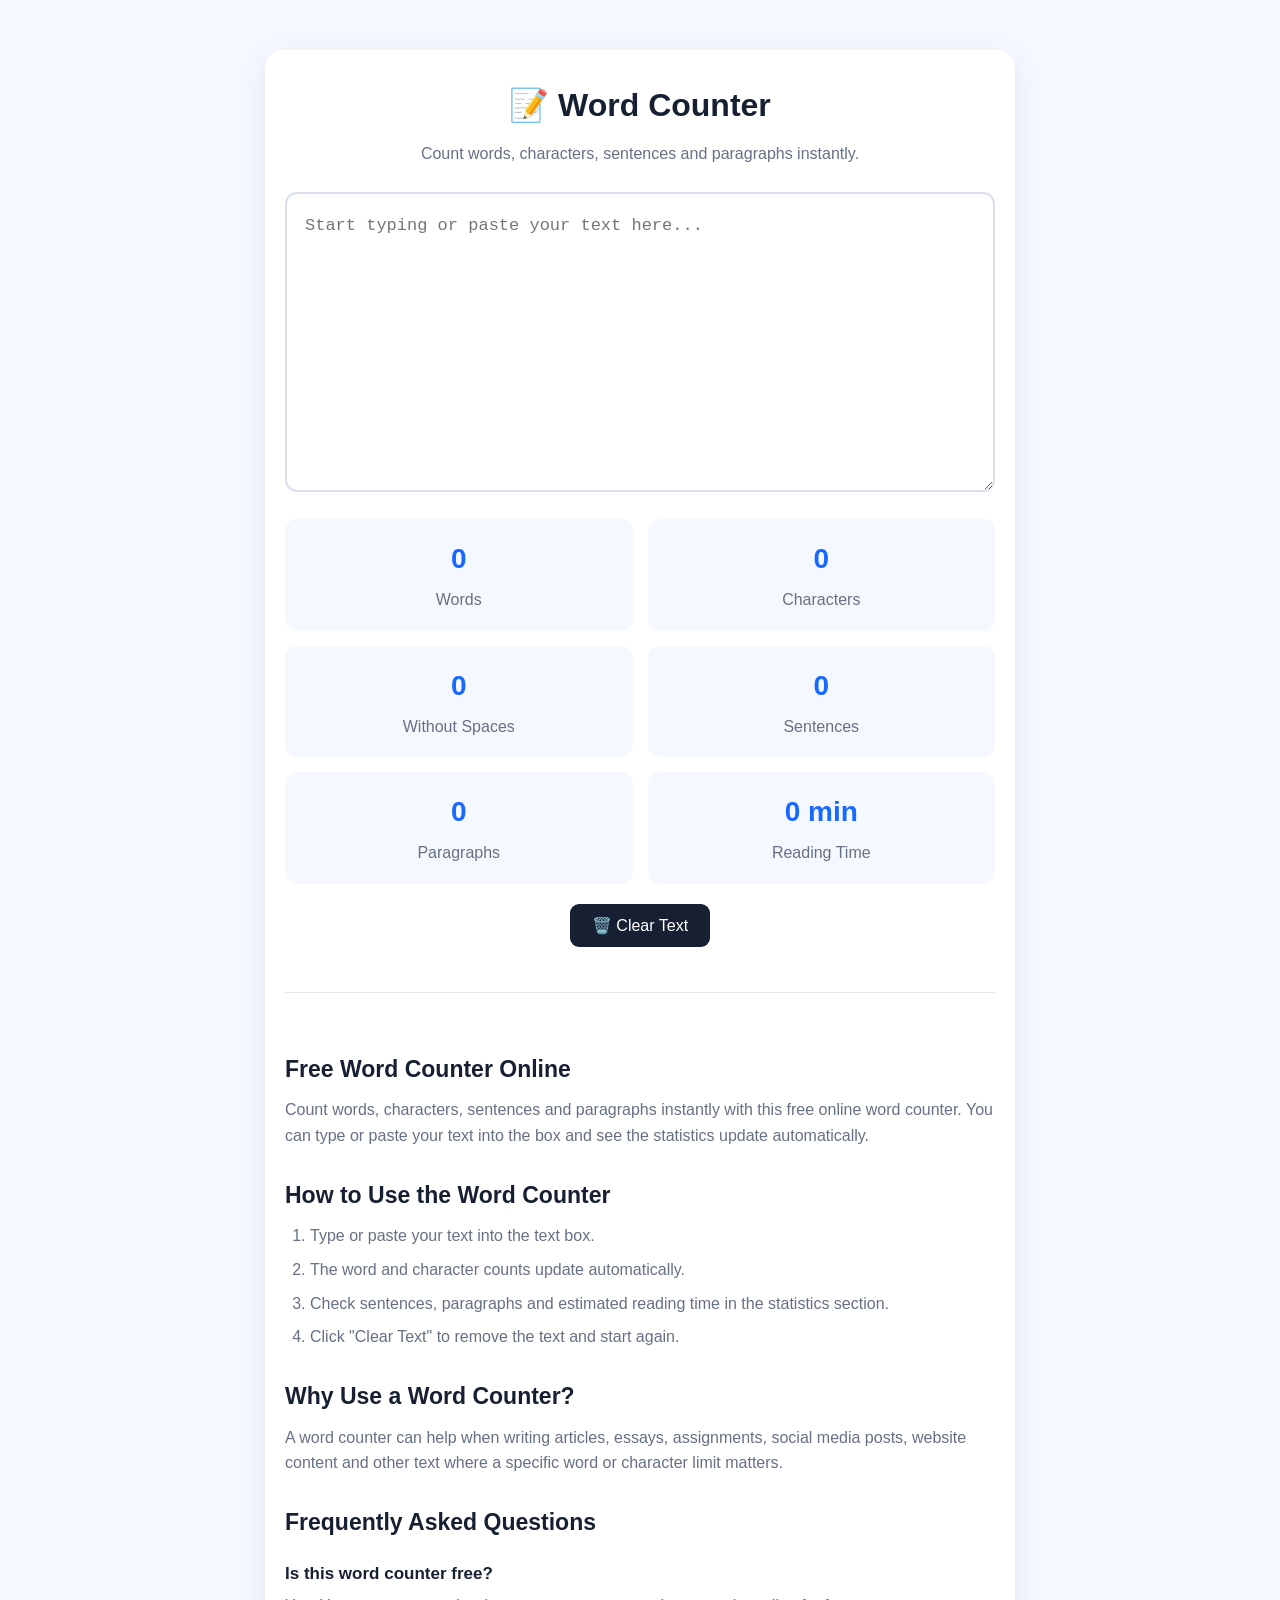
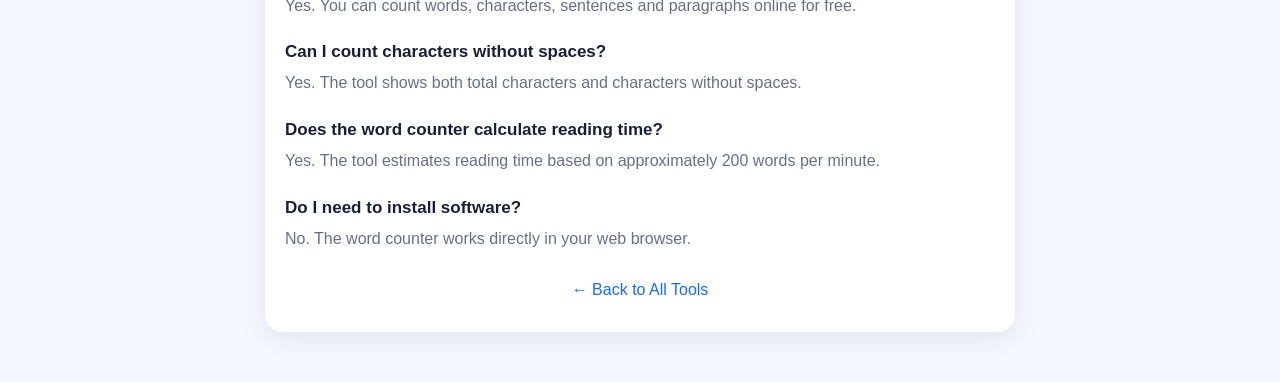
<file: tools/word-counter.html>
<!DOCTYPE html>
<html lang="en">
<head>

    <meta charset="UTF-8">

    <meta name="viewport" content="width=device-width, initial-scale=1.0">

    <title>Word Counter - Free Online Word Count Tool</title>

    <meta name="description"
        content="Count words, characters, sentences and paragraphs online for free. Get reading time instantly with this simple word counter tool.">

    <meta name="keywords"
        content="word counter, word count tool, character counter, sentence counter, paragraph counter, reading time calculator">

    <meta name="robots" content="index, follow">

    <link rel="canonical"
        href="https://suhagthakor339-ops.github.io/Online-tools-/tools/word-counter.html">


    <style>

        * {
            box-sizing: border-box;
            margin: 0;
            padding: 0;
        }

        body {
            font-family: Arial, sans-serif;
            background: #f5f8ff;
            color: #172033;
            padding: 20px;
            line-height: 1.6;
        }

        .container {
            max-width: 750px;
            margin: 30px auto;
            background: white;
            padding: 30px 20px;
            border-radius: 18px;
            box-shadow: 0 8px 30px rgba(0,0,0,0.08);
        }

        h1 {
            text-align: center;
            margin-bottom: 10px;
        }

        .description {
            text-align: center;
            color: #667085;
            margin-bottom: 25px;
        }

        textarea {
            width: 100%;
            min-height: 300px;
            padding: 18px;
            border: 2px solid #d9e0eb;
            border-radius: 12px;
            resize: vertical;
            font-size: 17px;
            line-height: 1.6;
            outline: none;
        }

        textarea:focus {
            border-color: #1769ff;
        }

        .stats {
            display: grid;
            grid-template-columns: repeat(2, 1fr);
            gap: 15px;
            margin-top: 20px;
        }

        .stat {
            background: #f5f8ff;
            padding: 18px;
            border-radius: 12px;
            text-align: center;
        }

        .stat strong {
            display: block;
            font-size: 28px;
            color: #1769ff;
            margin-bottom: 5px;
        }

        .stat span {
            color: #667085;
        }

        .clear-btn {
            display: block;
            margin: 20px auto 5px;
            border: none;
            background: #172033;
            color: white;
            padding: 12px 22px;
            border-radius: 9px;
            font-size: 16px;
            cursor: pointer;
        }

        .clear-btn:hover {
            background: #000;
        }

        .back {
            display: block;
            text-align: center;
            margin-top: 25px;
            text-decoration: none;
            color: #1769ff;
        }


        /* SEO CONTENT */

        .seo-content {
            margin-top: 45px;
            padding-top: 30px;
            border-top: 1px solid #e5eaf2;
            text-align: left;
        }

        .seo-content h2 {
            margin: 28px 0 10px;
            font-size: 23px;
            color: #172033;
        }

        .seo-content p {
            color: #667085;
            margin-bottom: 15px;
        }

        .seo-content ol {
            padding-left: 25px;
            color: #667085;
        }

        .seo-content li {
            margin-bottom: 8px;
        }

        .faq h3 {
            margin-top: 20px;
            margin-bottom: 5px;
            font-size: 17px;
            color: #172033;
        }

        .faq p {
            margin-bottom: 12px;
        }


        @media (max-width: 480px) {

            .container {
                margin: 10px auto;
                padding: 25px 15px;
            }

            h1 {
                font-size: 25px;
            }

            .stats {
                grid-template-columns: 1fr 1fr;
            }

            .seo-content h2 {
                font-size: 21px;
            }

        }

    </style>


    <!-- FAQ STRUCTURED DATA -->

    <script type="application/ld+json">
    {
        "@context": "https://schema.org",
        "@type": "FAQPage",
        "mainEntity": [
            {
                "@type": "Question",
                "name": "Is this word counter free?",
                "acceptedAnswer": {
                    "@type": "Answer",
                    "text": "Yes. You can count words, characters, sentences and paragraphs online for free."
                }
            },
            {
                "@type": "Question",
                "name": "Can I count characters without spaces?",
                "acceptedAnswer": {
                    "@type": "Answer",
                    "text": "Yes. The tool shows both total characters and characters without spaces."
                }
            },
            {
                "@type": "Question",
                "name": "Does the word counter calculate reading time?",
                "acceptedAnswer": {
                    "@type": "Answer",
                    "text": "Yes. The tool estimates reading time based on approximately 200 words per minute."
                }
            },
            {
                "@type": "Question",
                "name": "Do I need to install software?",
                "acceptedAnswer": {
                    "@type": "Answer",
                    "text": "No. The word counter works directly in your web browser."
                }
            }
        ]
    }
    </script>

</head>


<body>


<div class="container">


    <!-- TOOL -->

    <h1>📝 Word Counter</h1>

    <p class="description">
        Count words, characters, sentences and paragraphs instantly.
    </p>


    <textarea
        id="textInput"
        placeholder="Start typing or paste your text here..."
    ></textarea>


    <div class="stats">

        <div class="stat">
            <strong id="wordCount">0</strong>
            <span>Words</span>
        </div>

        <div class="stat">
            <strong id="characterCount">0</strong>
            <span>Characters</span>
        </div>

        <div class="stat">
            <strong id="characterNoSpace">0</strong>
            <span>Without Spaces</span>
        </div>

        <div class="stat">
            <strong id="sentenceCount">0</strong>
            <span>Sentences</span>
        </div>

        <div class="stat">
            <strong id="paragraphCount">0</strong>
            <span>Paragraphs</span>
        </div>

        <div class="stat">
            <strong id="readingTime">0 min</strong>
            <span>Reading Time</span>
        </div>

    </div>


    <button
        class="clear-btn"
        onclick="clearText()"
    >
        🗑️ Clear Text
    </button>


    <!-- SEO CONTENT -->

    <section class="seo-content">


        <h2>
            Free Word Counter Online
        </h2>

        <p>
            Count words, characters, sentences and paragraphs
            instantly with this free online word counter. You can
            type or paste your text into the box and see the
            statistics update automatically.
        </p>


        <h2>
            How to Use the Word Counter
        </h2>

        <ol>

            <li>
                Type or paste your text into the text box.
            </li>

            <li>
                The word and character counts update automatically.
            </li>

            <li>
                Check sentences, paragraphs and estimated reading
                time in the statistics section.
            </li>

            <li>
                Click "Clear Text" to remove the text and start again.
            </li>

        </ol>


        <h2>
            Why Use a Word Counter?
        </h2>

        <p>
            A word counter can help when writing articles, essays,
            assignments, social media posts, website content and
            other text where a specific word or character limit
            matters.
        </p>


        <h2>
            Frequently Asked Questions
        </h2>


        <div class="faq">


            <h3>
                Is this word counter free?
            </h3>

            <p>
                Yes. You can count words, characters, sentences
                and paragraphs online for free.
            </p>


            <h3>
                Can I count characters without spaces?
            </h3>

            <p>
                Yes. The tool shows both total characters and
                characters without spaces.
            </p>


            <h3>
                Does the word counter calculate reading time?
            </h3>

            <p>
                Yes. The tool estimates reading time based on
                approximately 200 words per minute.
            </p>


            <h3>
                Do I need to install software?
            </h3>

            <p>
                No. The word counter works directly in your
                web browser.
            </p>


        </div>


    </section>


    <a
        class="back"
        href="../index.html"
    >
        ← Back to All Tools
    </a>


</div>


<script>


const textInput =
    document.getElementById(
        "textInput"
    );


textInput.addEventListener(
    "input",
    countText
);



function countText() {


    const text =
        textInput.value;


    /* WORDS */

    const trimmed =
        text.trim();


    const words =
        trimmed
        ? trimmed.split(/\s+/).length
        : 0;


    /* CHARACTERS */

    const characters =
        text.length;


    /* CHARACTERS WITHOUT SPACES */

    const noSpaces =
        text.replace(
            /\s/g,
            ""
        ).length;


    /* SENTENCES */

    const sentenceMatches =
        text.match(
            /[^.!?]+[.!?]+/g
        );


    const sentences =
        sentenceMatches
        ? sentenceMatches.length
        : (trimmed ? 1 : 0);


    /* PARAGRAPHS */

    const paragraphMatches =
        text
        .split(/\n\s*\n/)
        .filter(
            paragraph =>
                paragraph.trim().length > 0
        );


    const paragraphs =
        paragraphMatches.length;


    /* READING TIME */

    const minutes =
        words === 0
        ? 0
        : Math.ceil(
            words / 200
        );


    document.getElementById(
        "wordCount"
    ).textContent =
        words;


    document.getElementById(
        "characterCount"
    ).textContent =
        characters;


    document.getElementById(
        "characterNoSpace"
    ).textContent =
        noSpaces;


    document.getElementById(
        "sentenceCount"
    ).textContent =
        sentences;


    document.getElementById(
        "paragraphCount"
    ).textContent =
        paragraphs;


    document.getElementById(
        "readingTime"
    ).textContent =
        minutes + " min";

}



function clearText() {


    textInput.value = "";


    countText();

}

</script>


</body>
</html>
</file>
<file: style.css>
* {
    margin: 0;
    padding: 0;
    box-sizing: border-box;
}

html {
    scroll-behavior: smooth;
}

body {
    font-family: Arial, sans-serif;
    background: #f5f8ff;
    color: #172033;
    line-height: 1.6;
}


/* =========================
   HEADER / HERO
========================= */

header {
    background: linear-gradient(135deg, #1769ff, #00a8ff);
    color: white;
    padding: 60px 15px 70px;
}

.hero {
    max-width: 900px;
    margin: auto;
    text-align: center;
}

.hero-badge {
    display: inline-block;
    background: rgba(255,255,255,0.18);
    border: 1px solid rgba(255,255,255,0.3);
    padding: 8px 16px;
    border-radius: 50px;
    font-size: 14px;
    margin-bottom: 18px;
}

.hero h1 {
    font-size: 42px;
    margin-bottom: 10px;
}

.hero p {
    font-size: 18px;
    opacity: 0.95;
}


/* =========================
   SEARCH
========================= */

.search-box {
    max-width: 650px;
    margin: 30px auto 0;
    display: flex;
    background: white;
    border-radius: 12px;
    padding: 5px;
    box-shadow: 0 8px 25px rgba(0,0,0,0.15);
}

.search-box input {
    flex: 1;
    border: none;
    outline: none;
    padding: 15px;
    font-size: 16px;
    color: #172033;
    background: transparent;
}

.search-box button {
    border: none;
    background: #172033;
    color: white;
    padding: 0 22px;
    border-radius: 9px;
    cursor: pointer;
    font-size: 15px;
}

.search-box button:hover {
    background: #000;
}


/* =========================
   MAIN CONTAINER
========================= */

.container {
    max-width: 1100px;
    margin: auto;
    padding: 45px 15px;
}


/* =========================
   WELCOME
========================= */

.welcome-section {
    text-align: center;
    margin-bottom: 45px;
}

.welcome-section h2 {
    font-size: 30px;
    margin-bottom: 5px;
}

.welcome-section p {
    color: #667085;
}


/* =========================
   CATEGORY
========================= */

.tool-category {
    margin-bottom: 50px;
}

.category-header {
    margin-bottom: 22px;
}

.category-header > div {
    display: flex;
    align-items: center;
    gap: 12px;
    flex-wrap: wrap;
}

.category-icon {
    font-size: 32px;
}

.category-header h2 {
    font-size: 25px;
}

.category-header p {
    width: 100%;
    color: #667085;
    margin-left: 45px;
    margin-top: -5px;
}


/* =========================
   TOOLS GRID
========================= */

.tools-grid {
    display: grid;
    grid-template-columns: repeat(3, 1fr);
    gap: 20px;
}


/* =========================
   TOOL CARD
========================= */

.tool-card {
    background: white;
    padding: 25px 20px;
    border-radius: 16px;
    text-align: center;
    box-shadow: 0 5px 20px rgba(0,0,0,0.07);
    border: 1px solid #edf1f7;
    transition: transform 0.25s ease,
                box-shadow 0.25s ease;
}

.tool-card:hover {
    transform: translateY(-6px);
    box-shadow: 0 12px 30px rgba(0,0,0,0.12);
}

.tool-icon {
    width: 65px;
    height: 65px;
    margin: 0 auto 15px;
    display: flex;
    align-items: center;
    justify-content: center;
    background: #eef5ff;
    border-radius: 18px;
    font-size: 34px;
}

.tool-card h3 {
    font-size: 19px;
    margin-bottom: 8px;
}

.tool-card p {
    color: #667085;
    font-size: 14px;
    min-height: 45px;
}

.tool-card a {
    display: inline-block;
    margin-top: 17px;
    padding: 10px 18px;
    background: #1769ff;
    color: white;
    text-decoration: none;
    border-radius: 8px;
    font-size: 14px;
    transition: 0.2s;
}

.tool-card a:hover {
    background: #0757df;
}


/* =========================
   WHY USE OUR TOOLS
========================= */

.why-section {
    margin-top: 65px;
    text-align: center;
}

.why-section > h2 {
    font-size: 28px;
    margin-bottom: 25px;
}

.features-grid {
    display: grid;
    grid-template-columns: repeat(3, 1fr);
    gap: 20px;
}

.feature-card {
    background: white;
    padding: 25px 20px;
    border-radius: 15px;
    box-shadow: 0 5px 20px rgba(0,0,0,0.06);
}

.feature-card > div {
    font-size: 38px;
    margin-bottom: 10px;
}

.feature-card h3 {
    margin-bottom: 6px;
}

.feature-card p {
    color: #667085;
    font-size: 14px;
}


/* =========================
   FOOTER
========================= */

footer {
    margin-top: 30px;
    background: #172033;
    color: white;
    text-align: center;
    padding: 28px 15px;
}

footer p {
    font-size: 14px;
    opacity: 0.9;
}

.footer-links {
    margin-top: 15px;
    display: flex;
    justify-content: center;
    align-items: center;
    flex-wrap: wrap;
    gap: 8px 20px;
}

.footer-links a {
    color: white;
    text-decoration: none;
    font-size: 14px;
    opacity: 0.9;
}

.footer-links a:hover {
    text-decoration: underline;
    opacity: 1;
}

@media (max-width: 600px) {

    .footer-links {
        gap: 10px 15px;
    }

    .footer-links a {
        font-size: 13px;
    }
}
/* =========================
   TABLET
========================= */

@media (max-width: 850px) {

    .tools-grid {
        grid-template-columns: repeat(2, 1fr);
    }

    .features-grid {
        grid-template-columns: repeat(2, 1fr);
    }

    .hero h1 {
        font-size: 36px;
    }
}


/* =========================
   MOBILE
========================= */

@media (max-width: 600px) {

    header {
        padding: 45px 15px 55px;
    }

    .hero h1 {
        font-size: 30px;
    }

    .hero p {
        font-size: 15px;
    }

    .search-box {
        margin-top: 25px;
    }

    .search-box input {
        min-width: 0;
        padding: 13px 10px;
    }

    .search-box button {
        padding: 0 15px;
    }

    .container {
        padding: 35px 15px;
    }

    .welcome-section h2 {
        font-size: 26px;
    }

    .tools-grid {
        grid-template-columns: 1fr;
    }

    .features-grid {
        grid-template-columns: 1fr;
    }

    .category-header h2 {
        font-size: 22px;
    }

    .category-header p {
        margin-left: 0;
        margin-top: 4px;
    }

    .tool-card {
        padding: 24px 18px;
    }
}
</file>
